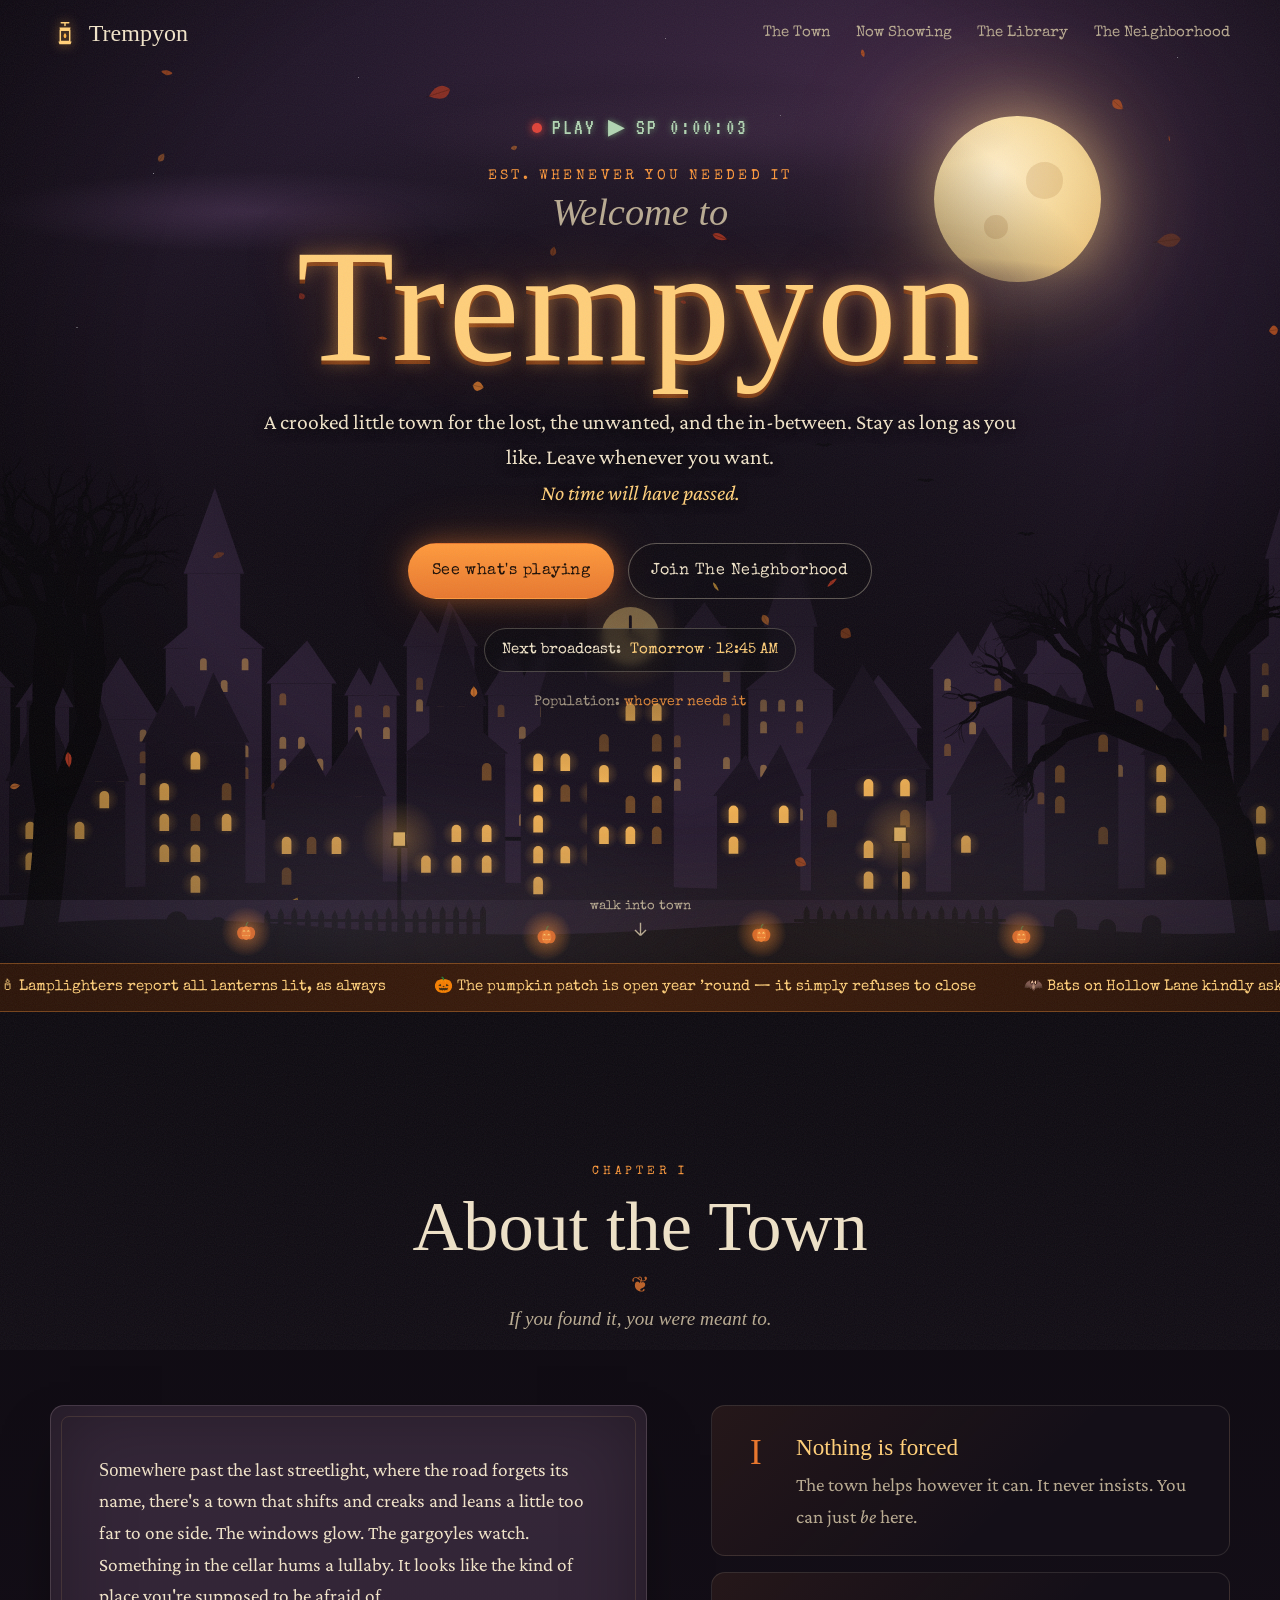
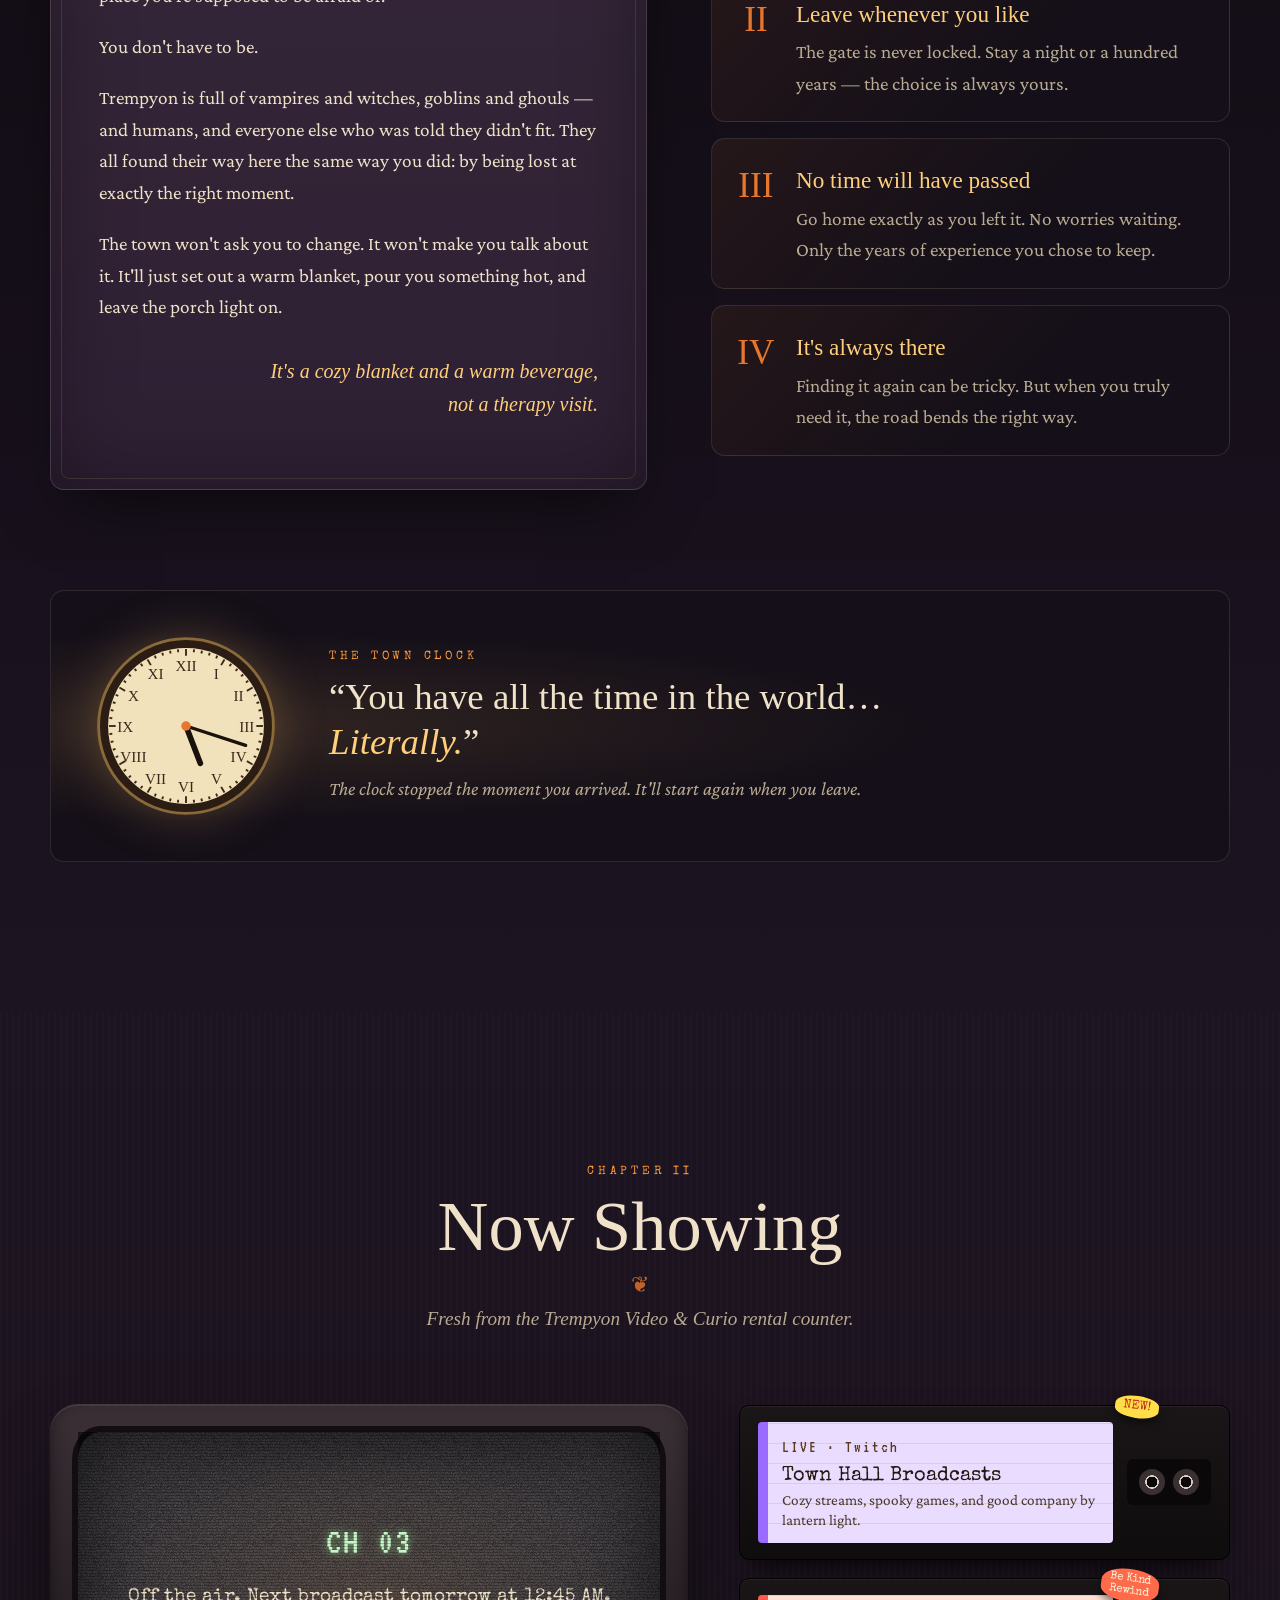
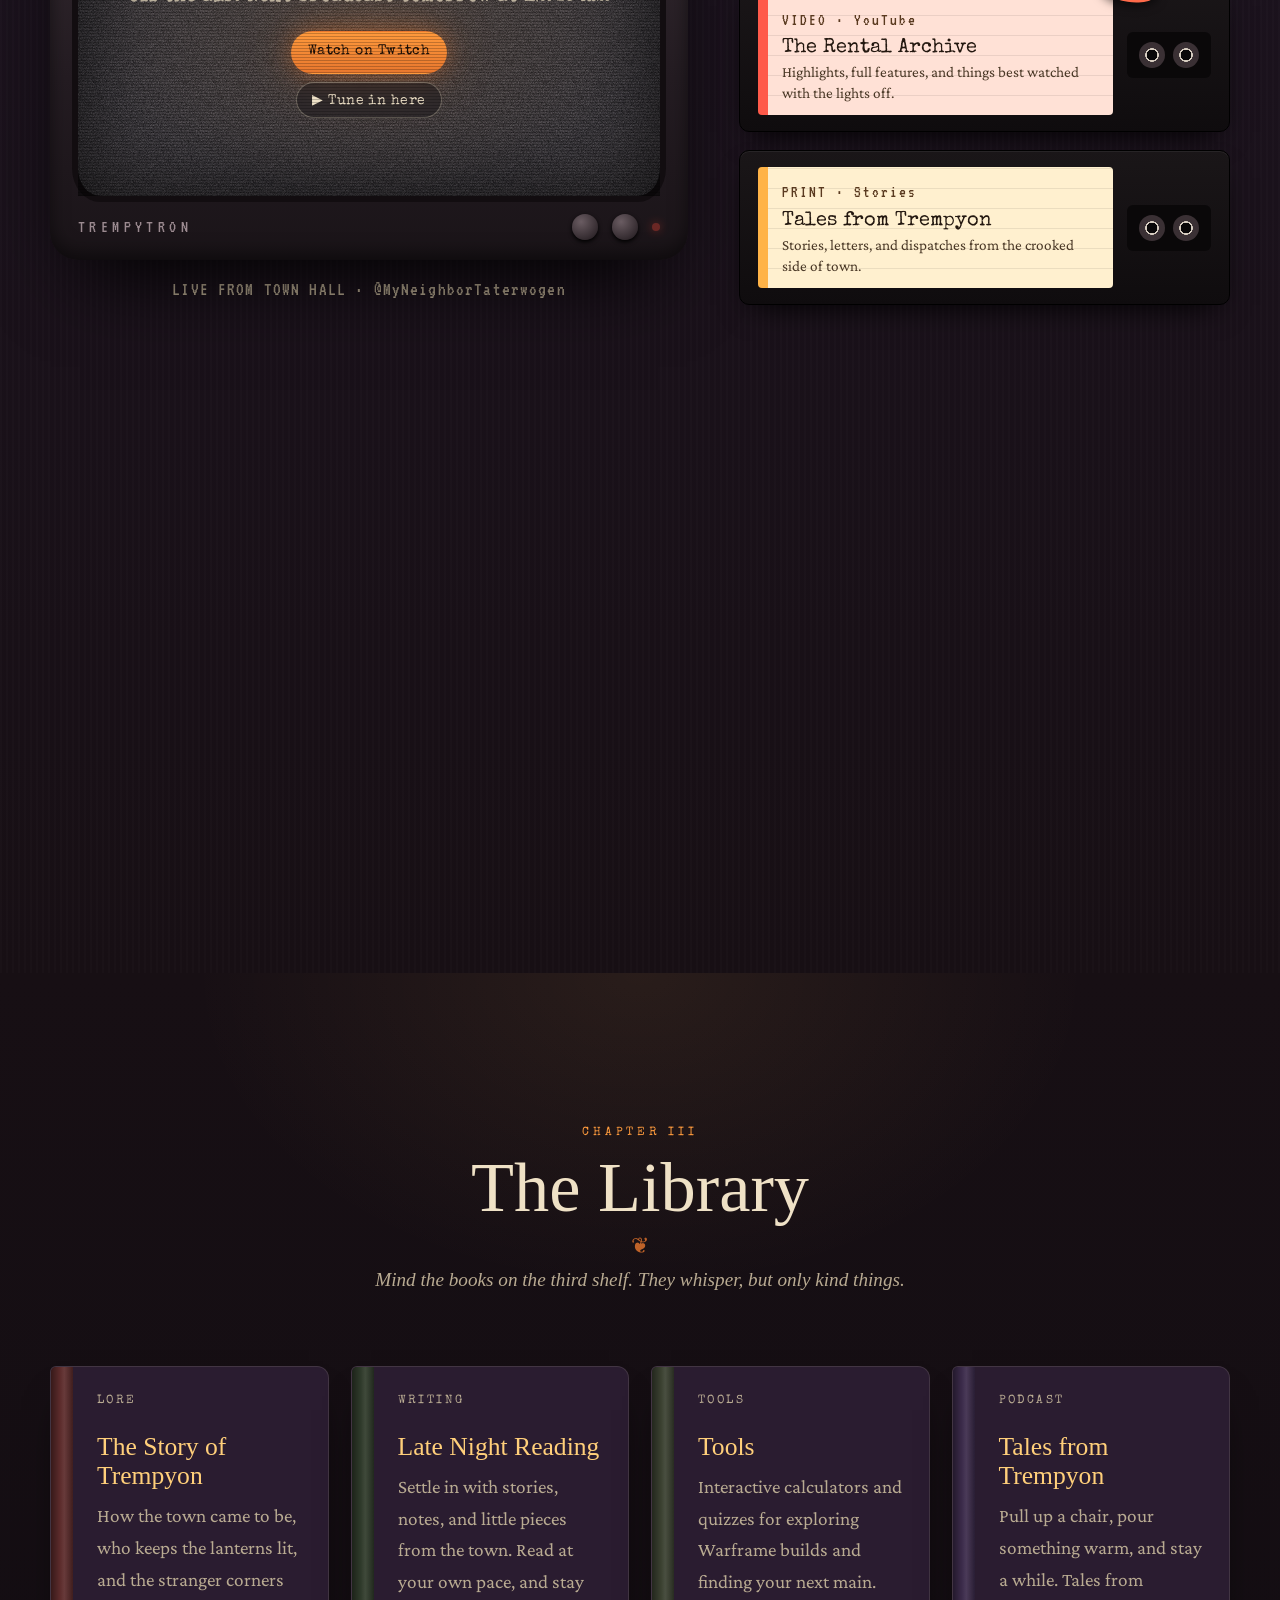
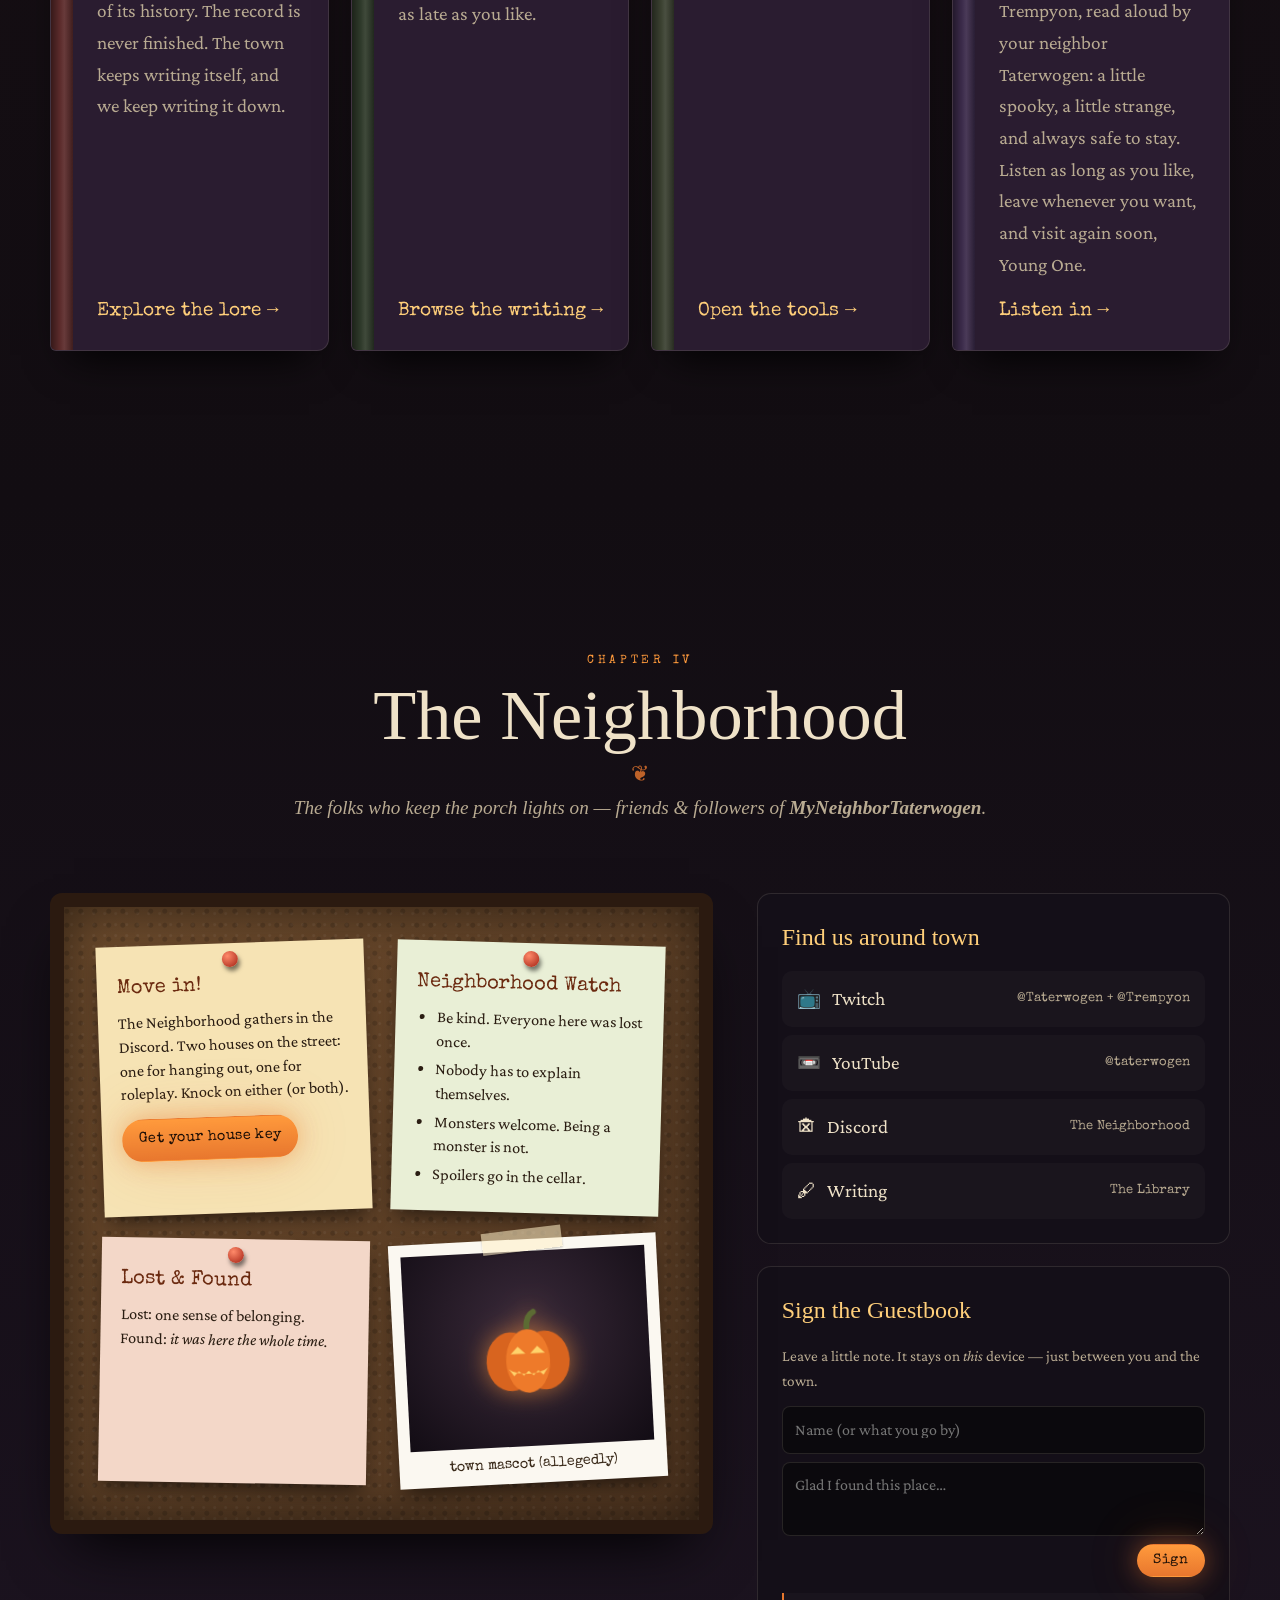
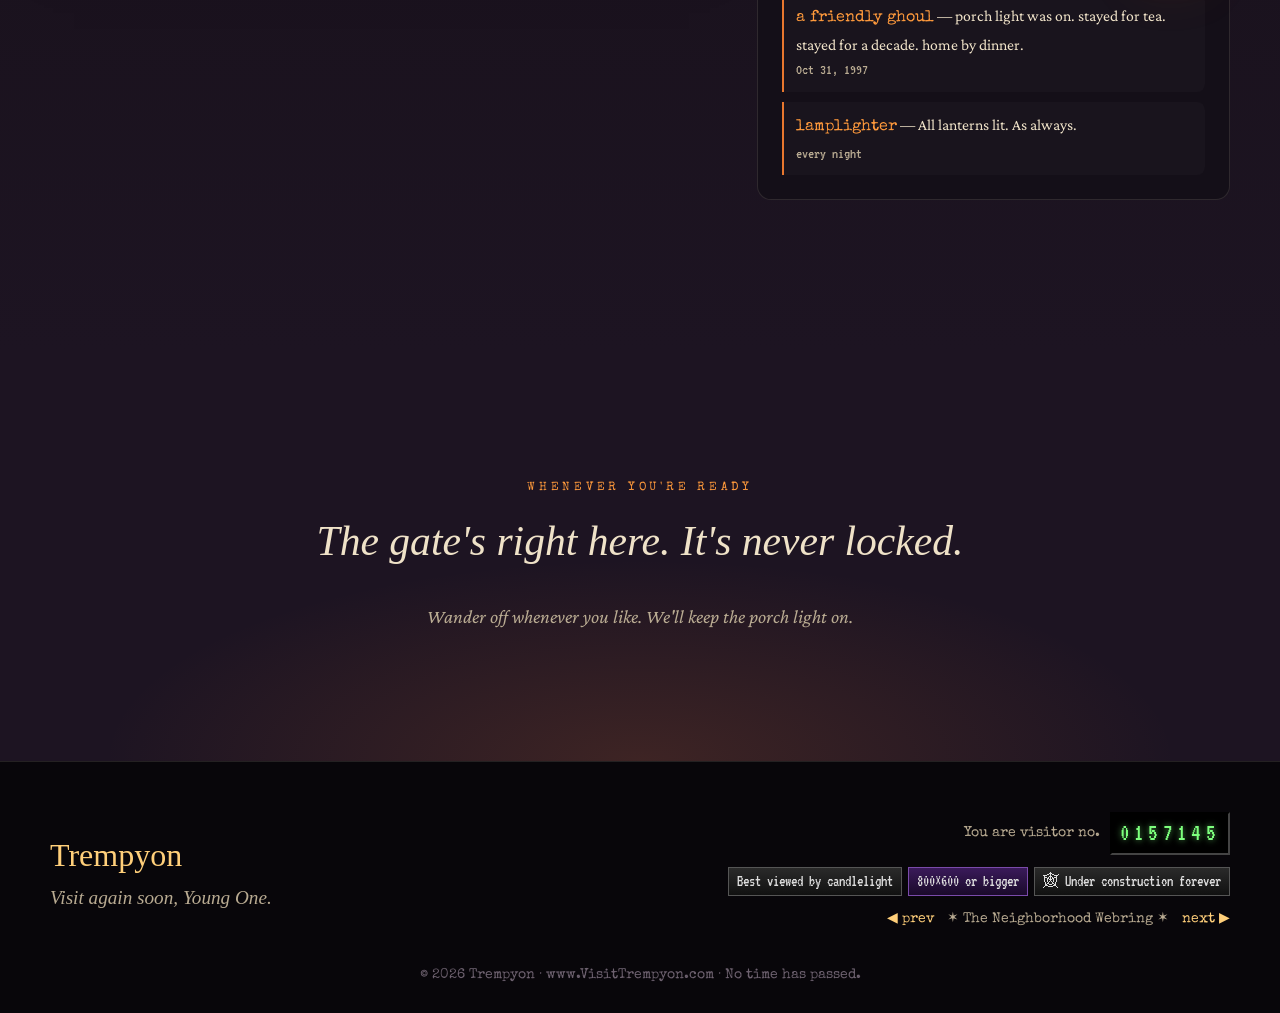
<file: index.html>
<!doctype html>
<html lang="en">
<head>
  <meta charset="utf-8">
  <meta name="viewport" content="width=device-width, initial-scale=1">
  <title>Welcome to Trempyon!</title>
  <meta name="description" content="Trempyon — a cozy, crooked little town for the lost and unwanted. Streams, videos, stories, and The Neighborhood, home of MyNeighborTaterwogen's community.">
  <meta name="theme-color" content="#0d0a10">
  <link rel="canonical" href="https://www.visittrempyon.com/">

  <meta property="og:type" content="website">
  <meta property="og:url" content="https://www.visittrempyon.com/">
  <meta property="og:title" content="Trempyon · Visit Again Soon, Young One">
  <meta property="og:description" content="A town for the lost and the unwanted. Stay as long as you like. Leave whenever you want. No time will have passed.">
  <meta name="twitter:card" content="summary_large_image">

  <link rel="icon" href="assets/favicon.svg" type="image/svg+xml">

  <link rel="preconnect" href="https://fonts.googleapis.com">
  <link rel="preconnect" href="https://fonts.gstatic.com" crossorigin>
  <link href="https://fonts.googleapis.com/css2?family=Crimson+Pro:ital,wght@0,400;0,500;0,600;1,400&family=IM+Fell+English:ital@0;1&family=IM+Fell+English+SC&family=Special+Elite&family=VT323&display=swap" rel="stylesheet">
  <link rel="stylesheet" href="css/styles.css?v=12">
</head>
<body>
  <a class="skip" href="#main">Skip to the town square</a>

  <!-- Ambient layers -->
  <canvas id="leaves" aria-hidden="true"></canvas>
  <div class="grain" aria-hidden="true"></div>
  <div class="vignette" aria-hidden="true"></div>

  <!-- ============ NAV ============ -->
  <header class="nav" id="top">
    <a class="nav__brand" href="#top" aria-label="Trempyon home">
      <svg class="nav__mark" viewBox="0 0 32 32" aria-hidden="true"><use href="#lantern"/></svg>
      <span>Trempyon</span>
    </a>
    <a class="live-pill" id="live-pill" data-link="twitch" data-twitch href="#" target="_blank" rel="noopener" hidden><span class="live-pill__dot"></span>LIVE</a>
    <button class="nav__toggle" aria-expanded="false" aria-controls="nav-links">
      <span class="sr">Menu</span><span></span><span></span><span></span>
    </button>
    <nav id="nav-links" class="nav__links" aria-label="Main">
      <a href="#town">The Town</a>
      <a href="#showing">Now Showing</a>
      <a href="library/index.html#lore">The Library</a>
      <a href="#neighborhood">The Neighborhood</a>
    </nav>
  </header>

  <main id="main">

    <!-- ============ HERO ============ -->
    <section class="hero" aria-labelledby="hero-title">
      <div class="sky" aria-hidden="true">
        <div class="stars"></div>
        <div class="moon"><div class="moon__glow"></div></div>
        <div class="clouds"></div>
      </div>

      <svg id="skyline" class="skyline" viewBox="0 0 1440 640" preserveAspectRatio="xMidYMax slice" aria-hidden="true"></svg>
      <div class="fog fog--1" aria-hidden="true"></div>
      <div class="fog fog--2" aria-hidden="true"></div>

      <div class="hero__content">
        <p class="osd" aria-hidden="true"><span class="osd__dot"></span>PLAY ▶ <span id="osd-clock">SP 0:00:00</span></p>
        <p class="hero__kicker">Est. Whenever You Needed It</p>
        <h1 id="hero-title" class="hero__title">
          <span class="hero__welcome">Welcome to</span>
          <span class="hero__name warp" data-text="Trempyon">Trempyon</span>
        </h1>
        <p class="hero__lede">A crooked little town for the lost, the unwanted, and the in‑between.
          Stay as long as you like. Leave whenever you want.<br><em>No time will have passed.</em></p>
        <div class="hero__cta">
          <a class="btn btn--ember" href="#showing">See what's playing</a>
          <a class="btn btn--ghost" data-link="discord" data-doors href="#neighborhood" target="_blank" rel="noopener">Join The Neighborhood</a>
        </div>
        <a class="status-chip" id="hero-status" data-twitch href="#showing" hidden></a>
        <p class="hero__pop">Population: <span id="population">whoever needs it</span></p>
      </div>

      <a class="scroll-cue" href="#town" aria-label="Walk into town">
        <span>walk into town</span>
        <svg viewBox="0 0 24 24" aria-hidden="true"><path d="M12 4v14m0 0-6-6m6 6 6-6" fill="none" stroke="currentColor" stroke-width="1.5"/></svg>
      </a>
    </section>

    <!-- ============ TICKER ============ -->
    <div class="ticker" aria-label="Town announcements">
      <div class="ticker__track">
        <span>🕯 Lamplighters report all lanterns lit, as always</span>
        <span>🎃 The pumpkin patch is open year ’round — it simply refuses to close</span>
        <span>🦇 Bats on Hollow Lane kindly ask you to stop waving back, it makes them shy</span>
        <span>☕ Cider is warm at the Crooked Kettle. It is always warm.</span>
        <span>🕰 Town clock still says the same time. Nobody minds.</span>
        <span>📼 Be kind, rewind</span>
        <span>🕯 Lamplighters report all lanterns lit, as always</span>
        <span>🎃 The pumpkin patch is open year ’round — it simply refuses to close</span>
        <span>🦇 Bats on Hollow Lane kindly ask you to stop waving back, it makes them shy</span>
        <span>☕ Cider is warm at the Crooked Kettle. It is always warm.</span>
        <span>🕰 Town clock still says the same time. Nobody minds.</span>
        <span>📼 Be kind, rewind</span>
      </div>
    </div>

    <!-- ============ THE TOWN ============ -->
    <section id="town" class="section town">
      <div class="wrap">
        <header class="section__head reveal">
          <p class="eyebrow">Chapter I</p>
          <h2>About the Town</h2>
          <p class="section__sub">If you found it, you were meant to.</p>
        </header>

        <div class="town__grid">
          <article class="letter reveal">
            <p class="letter__drop">Somewhere</p>
            <p>past the last streetlight, where the road forgets its name, there's a town that shifts and creaks and
              leans a little too far to one side. The windows glow. The gargoyles watch. Something in the cellar hums a
              lullaby. It looks like the kind of place you're supposed to be afraid of.</p>
            <p>You don't have to be.</p>
            <p>Trempyon is full of vampires and witches, goblins and ghouls — and humans, and everyone else who
              was told they didn't fit. They all found their way here the same way you did: by being lost
              at exactly the right moment.</p>
            <p>The town won't ask you to change. It won't make you talk about it. It'll just set out a warm blanket,
              pour you something hot, and leave the porch light on.</p>
            <p class="letter__sign">It's a cozy blanket and a warm beverage,<br>not a therapy visit.</p>
          </article>

          <ol class="signs" aria-label="The town's promises">
            <li class="sign reveal">
              <span class="sign__num">I</span>
              <h3>Nothing is forced</h3>
              <p>The town helps however it can. It never insists. You can just <em>be</em> here.</p>
            </li>
            <li class="sign reveal">
              <span class="sign__num">II</span>
              <h3>Leave whenever you like</h3>
              <p>The gate is never locked. Stay a night or a hundred years — the choice is always yours.</p>
            </li>
            <li class="sign reveal">
              <span class="sign__num">III</span>
              <h3>No time will have passed</h3>
              <p>Go home exactly as you left it. No worries waiting. Only the years of experience you chose to keep.</p>
            </li>
            <li class="sign reveal">
              <span class="sign__num">IV</span>
              <h3>It's always there</h3>
              <p>Finding it again can be tricky. But when you truly need it, the road bends the right way.</p>
            </li>
          </ol>
        </div>

        <div class="clocktower reveal">
          <svg class="clock" viewBox="0 0 200 200" aria-hidden="true">
            <circle cx="100" cy="100" r="92" class="clock__rim"/>
            <circle cx="100" cy="100" r="82" class="clock__face"/>
            <g class="clock__ticks"></g>
            <line id="clock-h" x1="100" y1="100" x2="100" y2="58" class="clock__hand clock__hand--h"/>
            <line id="clock-m" x1="100" y1="100" x2="100" y2="34" class="clock__hand clock__hand--m"/>
            <circle cx="100" cy="100" r="5" class="clock__pin"/>
          </svg>
          <div>
            <p class="eyebrow">The Town Clock</p>
            <p class="clocktower__quote">“You have all the time in the world…<br><em>Literally.</em>”</p>
            <p class="clocktower__note">The clock stopped the moment you arrived. It'll start again when you leave.</p>
          </div>
        </div>
      </div>
    </section>

    <!-- ============ NOW SHOWING ============ -->
    <section id="showing" class="section showing">
      <div class="wrap">
        <header class="section__head reveal">
          <p class="eyebrow">Chapter II</p>
          <h2>Now Showing</h2>
          <p class="section__sub">Fresh from the Trempyon Video &amp; Curio rental counter.</p>
        </header>

        <div class="showing__grid">
          <!-- CRT TV with Twitch embed -->
          <figure class="crt reveal">
            <div class="crt__body">
              <div class="crt__screen">
                <div id="twitch-slot" class="crt__embed"></div>
                <div class="crt__static" id="crt-static">
                  <p class="vt" id="crt-ch">CH 03</p>
                  <p class="crt__msg" id="crt-msg">Tuning in to the town broadcast…</p>
                  <a class="btn btn--ember btn--sm" data-link="twitch" data-twitch href="#" target="_blank" rel="noopener">Watch on Twitch</a>
                </div>
                <div class="crt__scan" aria-hidden="true"></div>
              </div>
              <div class="crt__panel" aria-hidden="true">
                <span class="crt__brand">TREMPYTRON</span>
                <span class="crt__knob"></span><span class="crt__knob"></span>
                <span class="crt__led"></span>
              </div>
            </div>
            <figcaption class="vt">LIVE FROM TOWN HALL · <span data-handle>@MyNeighborTaterwogen</span></figcaption>
          </figure>

          <!-- VHS shelf -->
          <div class="shelf">
            <a class="tape tape--twitch reveal" data-link="twitch" data-twitch href="#" target="_blank" rel="noopener">
              <span class="tape__label">
                <span class="tape__cat">LIVE · Twitch</span>
                <strong>Town Hall Broadcasts</strong>
                <span>Cozy streams, spooky games, and good company by lantern light.</span>
              </span>
              <span class="tape__reels" aria-hidden="true"><i></i><i></i></span>
              <span class="tape__sticker">NEW!</span>
            </a>
            <a class="tape tape--yt reveal" data-link="youtube" href="#" target="_blank" rel="noopener">
              <span class="tape__label">
                <span class="tape__cat">VIDEO · YouTube</span>
                <strong>The Rental Archive</strong>
                <span>Highlights, full features, and things best watched with the lights off.</span>
              </span>
              <span class="tape__reels" aria-hidden="true"><i></i><i></i></span>
              <span class="tape__sticker tape__sticker--late">Be Kind<br>Rewind</span>
            </a>
            <a class="tape tape--write reveal" href="#library">
              <span class="tape__label">
                <span class="tape__cat">PRINT · Stories</span>
                <strong>Tales from Trempyon</strong>
                <span>Stories, letters, and dispatches from the crooked side of town.</span>
              </span>
              <span class="tape__reels" aria-hidden="true"><i></i><i></i></span>
            </a>
          </div>
        </div>

        <div class="schedule reveal">
          <h3 class="schedule__title"><span class="vt">TV GUIDE</span> This Week at Town Hall</h3>
          <p class="notice" id="notice" hidden></p>
          <ul class="schedule__list" id="schedule"></ul>
          <p class="schedule__note">Times shown in <span id="tz">your local time</span>. Doors open <span id="preshow-min">15</span> minutes early for the pre-show. Schedule's a bit like the town — it shifts sometimes.</p>
        </div>
      </div>
    </section>

    <!-- ============ LIBRARY ============ -->
    <section id="library" class="section library">
      <div class="wrap">
        <header class="section__head reveal">
          <p class="eyebrow">Chapter III</p>
          <h2>The Library</h2>
          <p class="section__sub">Mind the books on the third shelf. They whisper, but only kind things.</p>
        </header>

        <div class="books">
          <article class="book reveal">
            <div class="book__spine" style="--spine:#5b2a2a"></div>
            <div class="book__body">
              <p class="book__kind">Lore</p>
              <h3>The Story of Trempyon</h3>
              <p>How the town came to be, who keeps the lanterns lit, and the stranger corners of its history. The record is never finished. The town keeps writing itself, and we keep writing it down.</p>
              <a class="book__link" href="library/index.html#lore">Explore the lore →</a>
            </div>
          </article>
          <article class="book reveal">
            <div class="book__spine" style="--spine:#2f3a2a"></div>
            <div class="book__body">
              <p class="book__kind">Writing</p>
              <h3>Late Night Reading</h3>
              <p>Settle in with stories, notes, and little pieces from the town. Read at your own pace, and stay as late as you like.</p>
              <a class="book__link" href="library/index.html#writing">Browse the writing →</a>
            </div>
          </article>
          <article class="book reveal">
            <div class="book__spine" style="--spine:#3a4030"></div>
            <div class="book__body">
              <p class="book__kind">Tools</p>
              <h3>Tools</h3>
              <p>Interactive calculators and quizzes for exploring Warframe builds and finding your next main.</p>
              <a class="book__link" href="library/index.html#tools">Open the tools →</a>
            </div>
          </article>
          <article class="book reveal">
            <div class="book__spine" style="--spine:#3b2a4a"></div>
            <div class="book__body">
              <p class="book__kind">Podcast</p>
              <h3>Tales from Trempyon</h3>
              <p>Pull up a chair, pour something warm, and stay a while. Tales from Trempyon, read aloud by your neighbor Taterwogen: a little spooky, a little strange, and always safe to stay. Listen as long as you like, leave whenever you want, and visit again soon, Young One.</p>
              <a class="book__link" href="#" data-link="podcast" target="_blank" rel="noopener">Listen in →</a>
            </div>
          </article>
        </div>
      </div>
    </section>

    <!-- ============ NEIGHBORHOOD ============ -->
    <section id="neighborhood" class="section hood">
      <div class="wrap">
        <header class="section__head reveal">
          <p class="eyebrow">Chapter IV</p>
          <h2>The Neighborhood</h2>
          <p class="section__sub">The folks who keep the porch lights on — friends &amp; followers of <strong>MyNeighborTaterwogen</strong>.</p>
        </header>

        <div class="hood__grid">
          <div class="corkboard reveal" aria-label="Community notice board">
            <div class="note note--a">
              <span class="pin" aria-hidden="true"></span>
              <h3>Move in!</h3>
              <p>The Neighborhood gathers in the Discord. Two houses on the street: one for hanging out, one for roleplay. Knock on either (or both).</p>
              <a class="btn btn--ember btn--sm" data-link="discord" data-doors href="#" target="_blank" rel="noopener">Get your house key</a>
            </div>
            <div class="note note--b">
              <span class="pin" aria-hidden="true"></span>
              <h3>Neighborhood Watch</h3>
              <ul>
                <li>Be kind. Everyone here was lost once.</li>
                <li>Nobody has to explain themselves.</li>
                <li>Monsters welcome. Being a monster is not.</li>
                <li>Spoilers go in the cellar.</li>
              </ul>
            </div>
            <div class="note note--c">
              <span class="pin" aria-hidden="true"></span>
              <h3>Lost &amp; Found</h3>
              <p>Lost: one sense of belonging.<br>Found: <em>it was here the whole time.</em></p>
            </div>
            <div class="note note--d polaroid">
              <span class="tape-strip" aria-hidden="true"></span>
              <div class="polaroid__img" aria-hidden="true">
                <svg viewBox="0 0 100 80"><use href="#pumpkin" x="30" y="22" width="40" height="40"/></svg>
              </div>
              <p class="polaroid__cap">town mascot (allegedly)</p>
            </div>
          </div>

          <aside class="hood__side">
            <div class="panel reveal">
              <h3>Find us around town</h3>
              <ul class="links">
                <li><a data-link="twitch" data-twitch href="#" target="_blank" rel="noopener"><span class="links__ico">📺</span>Twitch<span class="links__h">@Taterwogen + @Trempyon</span></a></li>
                <li><a data-link="youtube" href="#" target="_blank" rel="noopener"><span class="links__ico">📼</span>YouTube<span class="links__h" data-yt-handle>@taterwogen</span></a></li>
                <li><a data-link="discord" data-doors href="#" target="_blank" rel="noopener"><span class="links__ico">🏚</span>Discord<span class="links__h">The Neighborhood</span></a></li>
                <li><a href="library/index.html"><span class="links__ico">🖋</span>Writing<span class="links__h">The Library</span></a></li>
              </ul>
            </div>

            <div class="panel guestbook reveal">
              <h3>Sign the Guestbook</h3>
              <p class="guestbook__hint">Leave a little note. It stays on <em>this</em> device — just between you and the town.</p>
              <form id="guestbook-form" autocomplete="off">
                <label class="sr" for="gb-name">Your name</label>
                <input id="gb-name" maxlength="32" placeholder="Name (or what you go by)" required>
                <label class="sr" for="gb-msg">Your note</label>
                <textarea id="gb-msg" maxlength="160" rows="2" placeholder="Glad I found this place…" required></textarea>
                <button class="btn btn--ember btn--sm" type="submit">Sign</button>
              </form>
              <ul id="guestbook" class="guestbook__list"></ul>
            </div>
          </aside>
        </div>
      </div>
    </section>

    <!-- ============ FAREWELL ============ -->
    <section class="farewell">
      <div class="wrap">
        <p class="eyebrow reveal">Whenever you're ready</p>
        <p class="farewell__line reveal">The gate's right here. It's never locked.</p>
        <p class="farewell__sub reveal">Wander off whenever you like. We'll keep the porch light on.</p>
      </div>
    </section>
  </main>

  <!-- ============ FOOTER ============ -->
  <footer class="foot">
    <div class="wrap foot__inner">
      <div class="foot__brand">
        <p class="foot__name">Trempyon</p>
        <p class="foot__tag">Visit again soon, Young One.</p>
      </div>
      <div class="foot__retro">
        <p class="counter" aria-label="Visitor counter">
          <span class="counter__label">You are visitor no.</span>
          <span class="counter__digits" id="counter">0000000</span>
        </p>
        <p class="badges">
          <span class="badge">Best viewed by candlelight</span>
          <span class="badge badge--alt">800×600 or bigger</span>
          <span class="badge">🕸 Under construction forever</span>
        </p>
        <nav class="webring" aria-label="Webring">
          <a href="#top">◀ prev</a><span>✶ The Neighborhood Webring ✶</span><a href="#top">next ▶</a>
        </nav>
      </div>
    </div>
    <p class="foot__fine">© <span id="year"></span> Trempyon · www.VisitTrempyon.com · No time has passed.</p>
  </footer>

  <!-- ============ DISCORD PICKER ============ -->
  <dialog class="doors" id="doors" aria-labelledby="doors-title">
    <button class="doors__close" type="button" aria-label="Close">×</button>
    <p class="eyebrow">The Neighborhood</p>
    <h2 class="doors__title" id="doors-title">Which door are you knocking on?</h2>
    <p class="doors__sub">Two houses, one street. Join one or both. Nobody's keeping count.</p>
    <div class="doors__grid" id="doors-grid"></div>
  </dialog>

  <!-- ============ TWITCH PICKER ============ -->
  <dialog class="doors" id="twitch-picker" aria-labelledby="twitch-picker-title">
    <button class="doors__close" type="button" aria-label="Close">×</button>
    <p class="eyebrow">On the Air</p>
    <h2 class="doors__title" id="twitch-picker-title">Which channel are you tuning into?</h2>
    <p class="doors__sub">Two channels, one neighborhood. Pick a stream to watch.</p>
    <div class="doors__grid" id="twitch-picker-grid"></div>
  </dialog>

  <!-- ============ LEAVE OVERLAY ============ -->
  <div class="leave" id="leave" aria-hidden="true" hidden>
    <p class="leave__line">Visit again soon, Young One.</p>
    <p class="leave__sub" id="leave-sub">The lanterns will stay lit.</p>
  </div>

  <!-- ============ SVG SYMBOLS ============ -->
  <svg width="0" height="0" style="position:absolute" aria-hidden="true">
    <symbol id="lantern" viewBox="0 0 32 32">
      <path d="M12 4h8M16 4v3" stroke="currentColor" stroke-width="1.6" fill="none" stroke-linecap="round"/>
      <path d="M10 9h12l-1 3H11z" fill="currentColor"/>
      <path d="M11 12h10v12H11z" fill="none" stroke="currentColor" stroke-width="1.6"/>
      <path d="M16 15c-1.6 2-2 3.4-.8 5 .4.6 1.3.6 1.7 0 1.2-1.6.7-3-.9-5z" fill="#ffb347"/>
      <path d="M9 24h14l-1 3H10z" fill="currentColor"/>
    </symbol>
    <symbol id="pumpkin" viewBox="0 0 40 40">
      <path d="M20 9c0-3 1-5 3-6" stroke="#5c6b33" stroke-width="2.4" fill="none" stroke-linecap="round"/>
      <ellipse cx="13" cy="23" rx="10" ry="12" fill="#d8641f"/>
      <ellipse cx="27" cy="23" rx="10" ry="12" fill="#d8641f"/>
      <ellipse cx="20" cy="23" rx="9" ry="13" fill="#ee7a2a"/>
      <path d="M13 20l3-3 3 3zM21 20l3-3 3 3z" fill="#ffd36b"/>
      <path d="M12 26c3 3 13 3 16 0l-2 3-2-2-2 2-2-2-2 2-2-2-2 2z" fill="#ffd36b"/>
    </symbol>
  </svg>

  <script src="js/config.js?v=11"></script>
  <script src="js/main.js?v=11"></script>
</body>
</html>
</file>
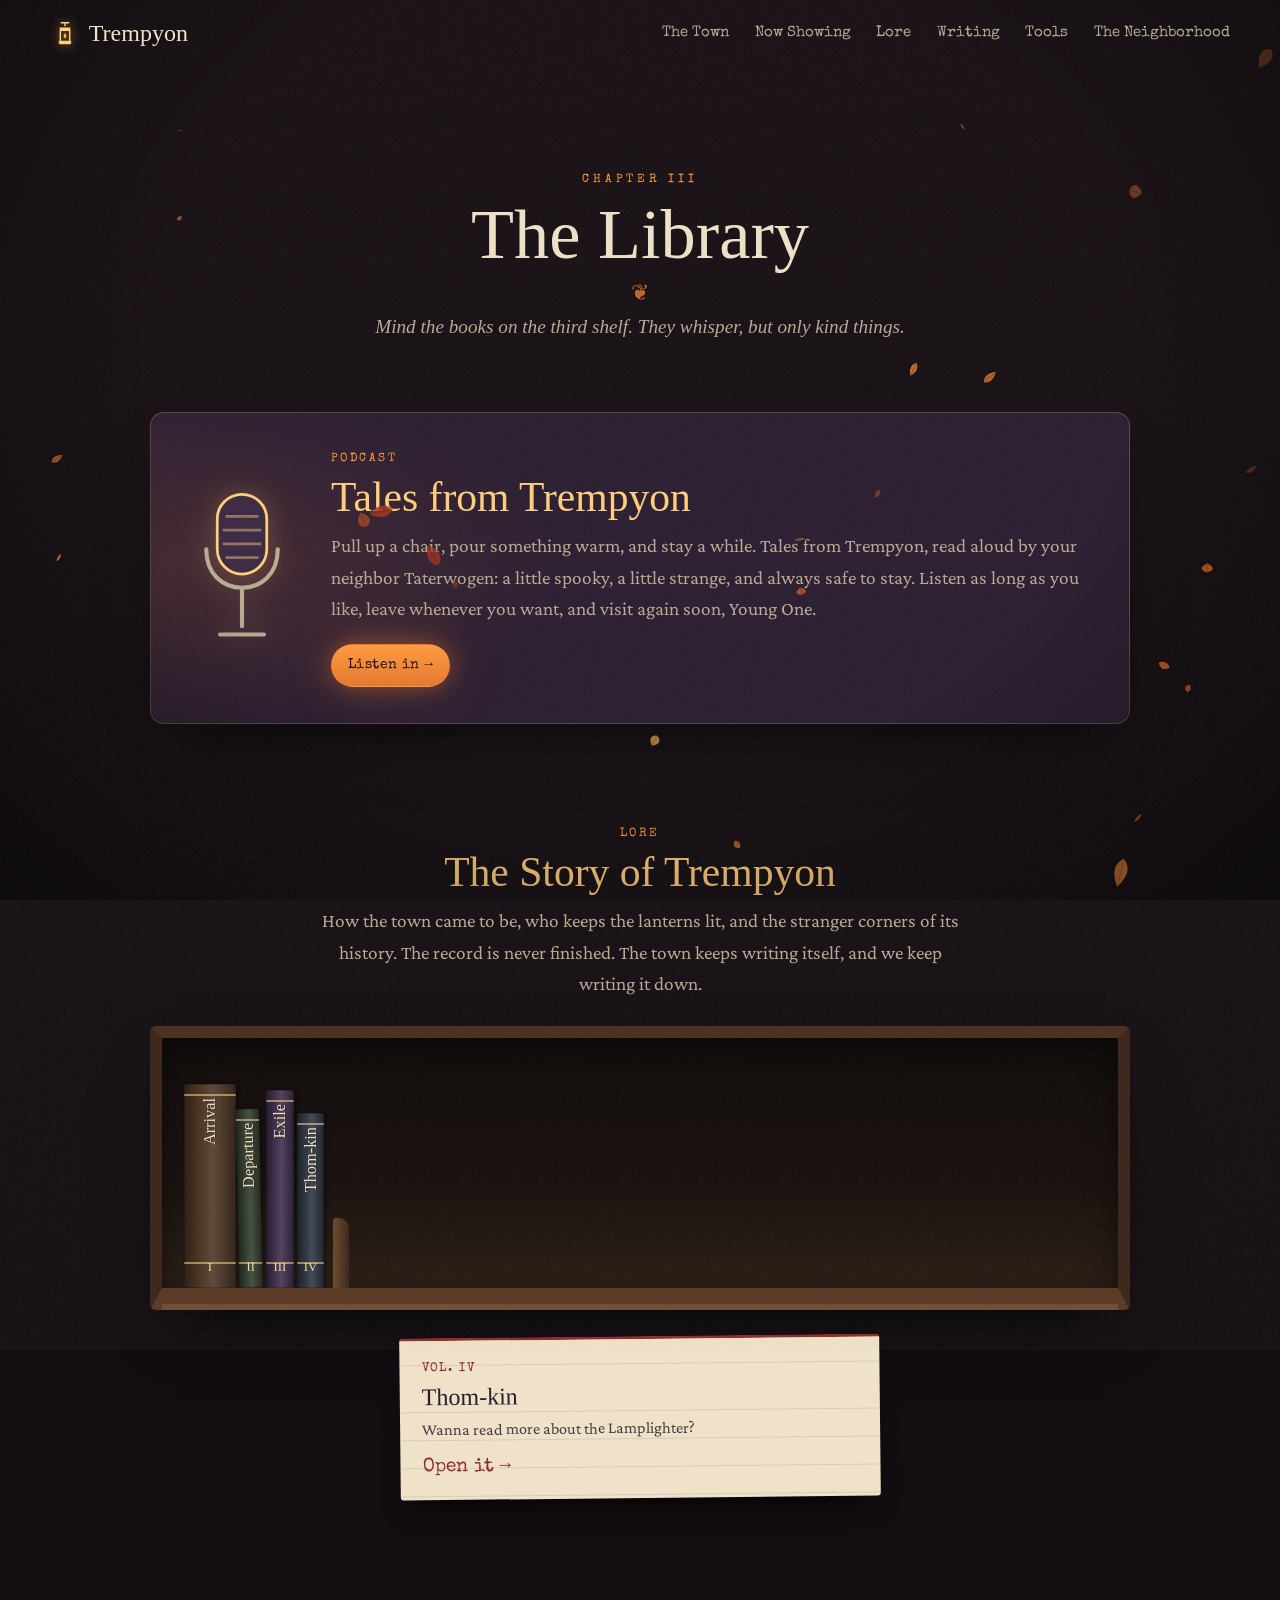
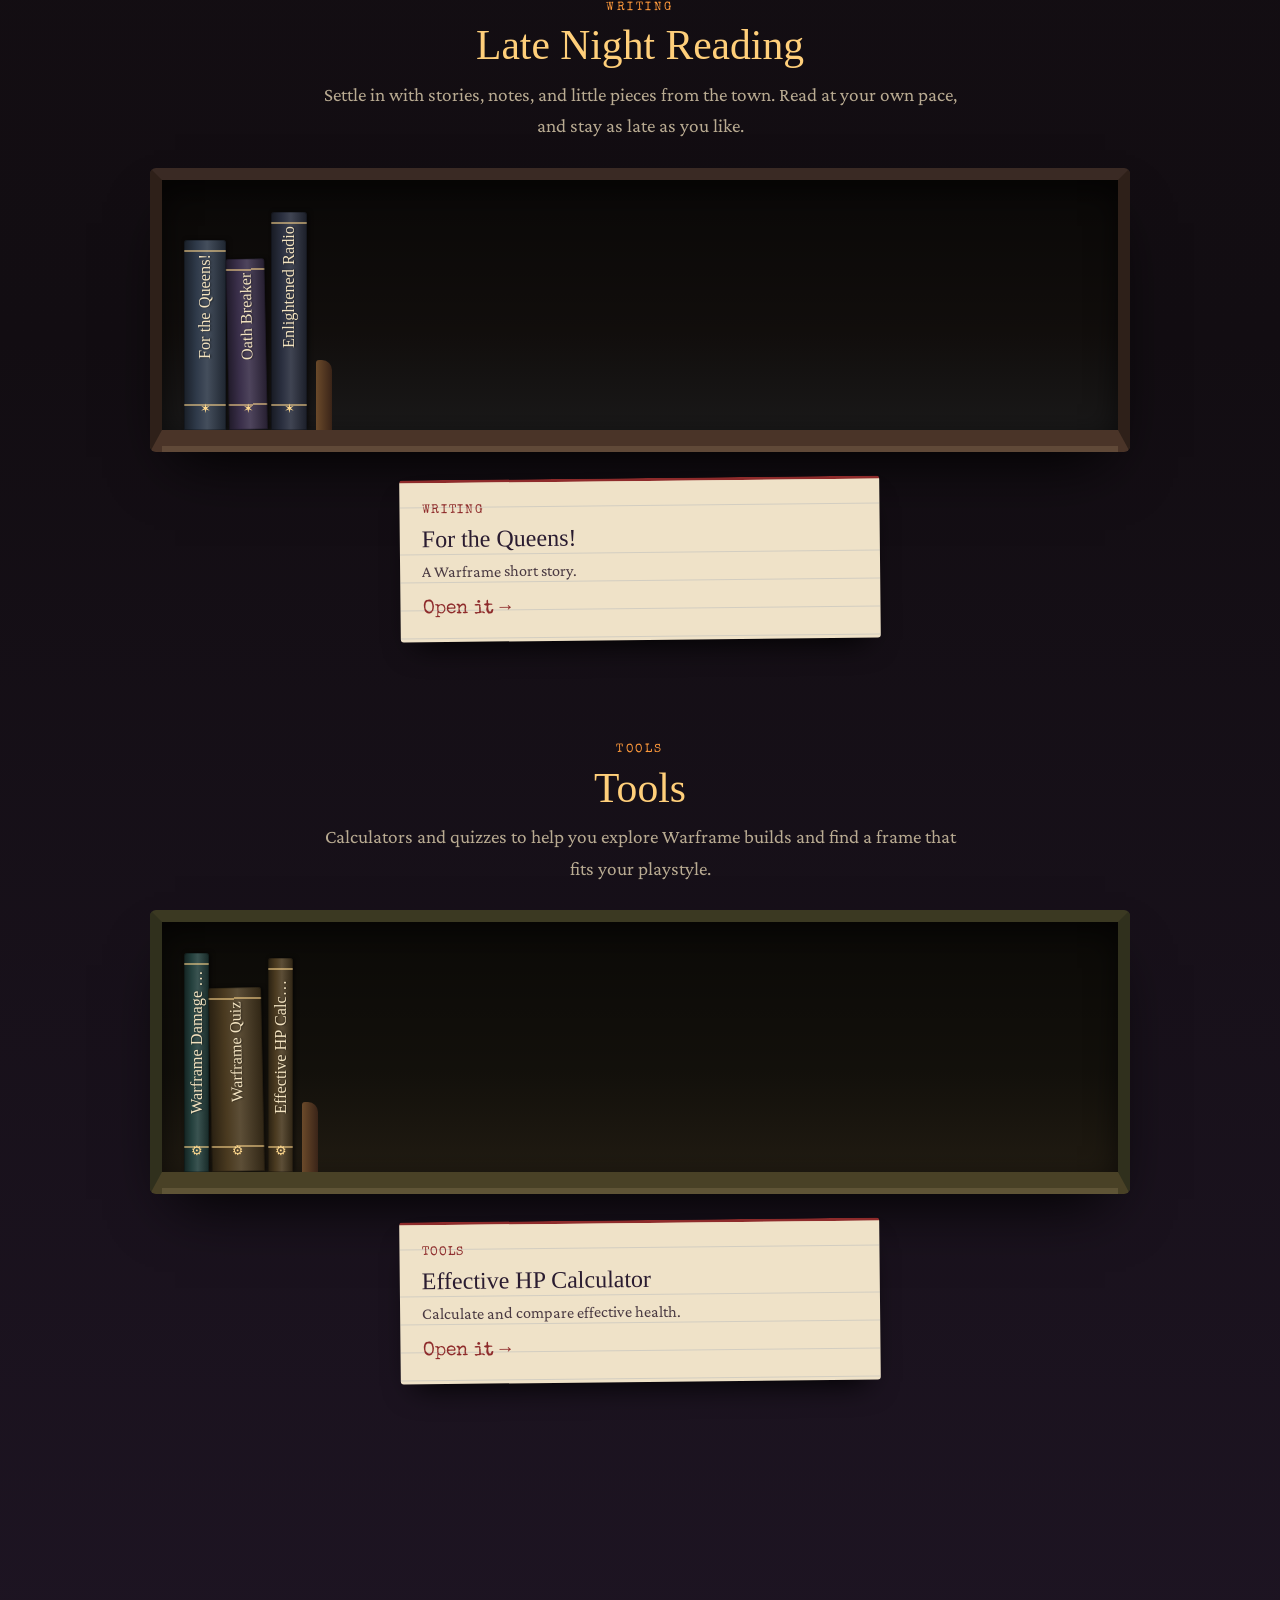
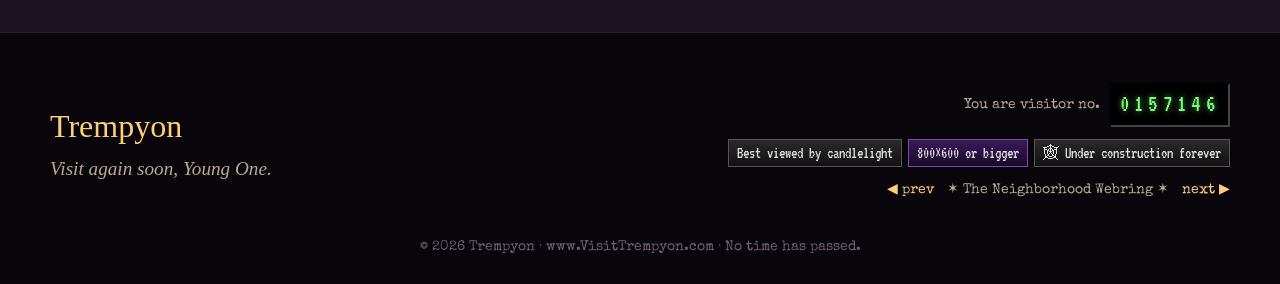
<file: library/index.html>
<!doctype html>
<html lang="en">
<head>
  <meta charset="utf-8">
  <meta name="viewport" content="width=device-width, initial-scale=1">
  <title>The Library · Trempyon</title>
  <meta name="description" content="Browse Trempyon's lore, writing, tools, and Tales from Trempyon podcast.">
  <meta name="theme-color" content="#0d0a10">
  <link rel="canonical" href="https://www.visittrempyon.com/library/">

  <meta property="og:type" content="website">
  <meta property="og:url" content="https://www.visittrempyon.com/library/">
  <meta property="og:title" content="The Library · Trempyon">
  <meta property="og:description" content="Mind the books on the third shelf. They whisper, but only kind things.">

  <link rel="icon" href="../assets/favicon.svg" type="image/svg+xml">

  <link rel="preconnect" href="https://fonts.googleapis.com">
  <link rel="preconnect" href="https://fonts.gstatic.com" crossorigin>
  <link href="https://fonts.googleapis.com/css2?family=Crimson+Pro:ital,wght@0,400;0,500;0,600;1,400&family=IM+Fell+English:ital@0;1&family=IM+Fell+English+SC&family=Special+Elite&family=VT323&display=swap" rel="stylesheet">
  <link rel="stylesheet" href="../css/styles.css?v=12">
</head>
<body class="lib-page">
  <a class="skip" href="#main">Skip to the shelves</a>

  <!-- Ambient layers -->
  <canvas id="leaves" aria-hidden="true"></canvas>
  <div class="grain" aria-hidden="true"></div>
  <div class="vignette" aria-hidden="true"></div>

  <!-- ============ NAV ============ -->
  <header class="nav" id="top">
    <a class="nav__brand" href="../index.html" aria-label="Trempyon home">
      <svg class="nav__mark" viewBox="0 0 32 32" aria-hidden="true"><use href="#lantern"/></svg>
      <span>Trempyon</span>
    </a>
    <button class="nav__toggle" aria-expanded="false" aria-controls="nav-links">
      <span class="sr">Menu</span><span></span><span></span><span></span>
    </button>
    <nav id="nav-links" class="nav__links" aria-label="Main">
      <a href="../index.html#town">The Town</a>
      <a href="../index.html#showing">Now Showing</a>
      <a href="../library/index.html#lore">Lore</a>
      <a href="../library/index.html#writing">Writing</a>
      <a href="../library/index.html#tools">Tools</a>
      <a href="../index.html#neighborhood">The Neighborhood</a>
    </nav>
  </header>

  <main id="main">

    <!-- ============ THE SHELVES ============ -->
    <div id="hall">
      <section class="section lib-hall">
        <div class="wrap">
          <header class="section__head reveal">
            <p class="eyebrow">Chapter III</p>
            <h1 class="lib-title">The Library</h1>
            <p class="section__sub">Mind the books on the third shelf. They whisper, but only kind things.</p>
          </header>

          <!-- Tales from Trempyon (podcast) -->
          <section class="podcast reveal" id="podcast" aria-labelledby="podcast-title">
            <svg class="podcast__mic" viewBox="0 0 80 120" aria-hidden="true">
              <rect x="22" y="6" width="36" height="58" rx="18" fill="#3b2843" stroke="#ffcf7a" stroke-width="2"/>
              <path d="M28 22h24M26 32h28M26 42h28M28 52h24" stroke="#ffcf7a" stroke-opacity=".45" stroke-width="2"/>
              <path d="M14 46c0 18 12 28 26 28s26-10 26-28" fill="none" stroke="#b9ab92" stroke-width="3" stroke-linecap="round"/>
              <path d="M40 74v28M24 108h32" stroke="#b9ab92" stroke-width="3" stroke-linecap="round"/>
            </svg>
            <div>
              <p class="book__kind">Podcast</p>
              <h2 id="podcast-title">Tales from Trempyon</h2>
              <p>Pull up a chair, pour something warm, and stay a while. Tales from Trempyon, read aloud by your neighbor Taterwogen: a little spooky, a little strange, and always safe to stay. Listen as long as you like, leave whenever you want, and visit again soon, Young One.</p>
              <a class="btn btn--ember btn--sm" href="#" data-link="podcast" target="_blank" rel="noopener">Listen in →</a>
            </div>
          </section>

          <!-- Lore -->
          <section class="case-wrap reveal" id="lore" aria-labelledby="lore-title">
            <header class="case-head">
              <p class="book__kind">Lore</p>
              <h2 id="lore-title">The Story of Trempyon</h2>
              <p>How the town came to be, who keeps the lanterns lit, and the stranger corners of its history. The record is never finished. The town keeps writing itself, and we keep writing it down.</p>
            </header>
            <div class="case">
              <div class="bookshelf" data-shelf="lore"></div>
            </div>
            <div class="slip" data-slip="lore" aria-live="polite"></div>
          </section>

          <!-- Writing -->
          <section class="case-wrap case-wrap--writing reveal" id="writing" aria-labelledby="writing-title">
            <header class="case-head">
              <p class="book__kind">Writing</p>
              <h2 id="writing-title">Late Night Reading</h2>
              <p>Settle in with stories, notes, and little pieces from the town. Read at your own pace, and stay as late as you like.</p>
            </header>
            <div class="case case--writing">
              <div class="bookshelf" data-shelf="writing"></div>
            </div>
            <div class="slip" data-slip="writing" aria-live="polite"></div>
          </section>

          <!-- Tools -->
          <section class="case-wrap case-wrap--tools reveal" id="tools" aria-labelledby="tools-title">
            <header class="case-head">
              <p class="book__kind">Tools</p>
              <h2 id="tools-title">Tools</h2>
              <p>Calculators and quizzes to help you explore Warframe builds and find a frame that fits your playstyle.</p>
            </header>
            <div class="case case--tools">
              <div class="bookshelf" data-shelf="tools"></div>
            </div>
            <div class="slip" data-slip="tools" aria-live="polite"></div>
          </section>
        </div>
      </section>
    </div>

    <!-- ============ READING A BOOK (/library/?book=…&shelf=…) ============ -->
    <article class="reader" id="reader" hidden>
      <header class="reader__head">
        <p class="reader__from" id="reader-from"></p>
        <h1 class="reader__title" id="reader-title"></h1>
        <p class="reader__date" id="reader-date"></p>
      </header>
      <div class="reader__body" id="reader-body"></div>
      <nav class="reader__nav" id="reader-nav" aria-label="More from this shelf"></nav>
    </article>
  </main>

  <!-- ============ FOOTER ============ -->
  <footer class="foot">
    <div class="wrap foot__inner">
      <div class="foot__brand">
        <p class="foot__name">Trempyon</p>
        <p class="foot__tag">Visit again soon, Young One.</p>
      </div>
      <div class="foot__retro">
        <p class="counter" aria-label="Visitor counter">
          <span class="counter__label">You are visitor no.</span>
          <span class="counter__digits" id="counter">0000000</span>
        </p>
        <p class="badges">
          <span class="badge">Best viewed by candlelight</span>
          <span class="badge badge--alt">800×600 or bigger</span>
          <span class="badge">🕸 Under construction forever</span>
        </p>
        <nav class="webring" aria-label="Webring">
          <a href="../index.html">◀ prev</a><span>✶ The Neighborhood Webring ✶</span><a href="../index.html">next ▶</a>
        </nav>
      </div>
    </div>
    <p class="foot__fine">© <span id="year"></span> Trempyon · www.VisitTrempyon.com · No time has passed.</p>
  </footer>

  <!-- ============ LEAVE OVERLAY ============ -->
  <div class="leave" id="leave" aria-hidden="true" hidden>
    <p class="leave__line">Visit again soon, Young One.</p>
    <p class="leave__sub" id="leave-sub">The lanterns will stay lit.</p>
  </div>

  <!-- ============ SVG SYMBOLS ============ -->
  <svg width="0" height="0" style="position:absolute" aria-hidden="true">
    <symbol id="lantern" viewBox="0 0 32 32">
      <path d="M12 4h8M16 4v3" stroke="currentColor" stroke-width="1.6" fill="none" stroke-linecap="round"/>
      <path d="M10 9h12l-1 3H11z" fill="currentColor"/>
      <path d="M11 12h10v12H11z" fill="none" stroke="currentColor" stroke-width="1.6"/>
      <path d="M16 15c-1.6 2-2 3.4-.8 5 .4.6 1.3.6 1.7 0 1.2-1.6.7-3-.9-5z" fill="#ffb347"/>
      <path d="M9 24h14l-1 3H10z" fill="currentColor"/>
    </symbol>
  </svg>

  <script src="../js/config.js?v=11"></script>
  <script src="../posts/catalog.js?v=1"></script>
  <script src="../js/library.js?v=2"></script>
  <script src="../js/main.js?v=11"></script>
</body>
</html>
</file>
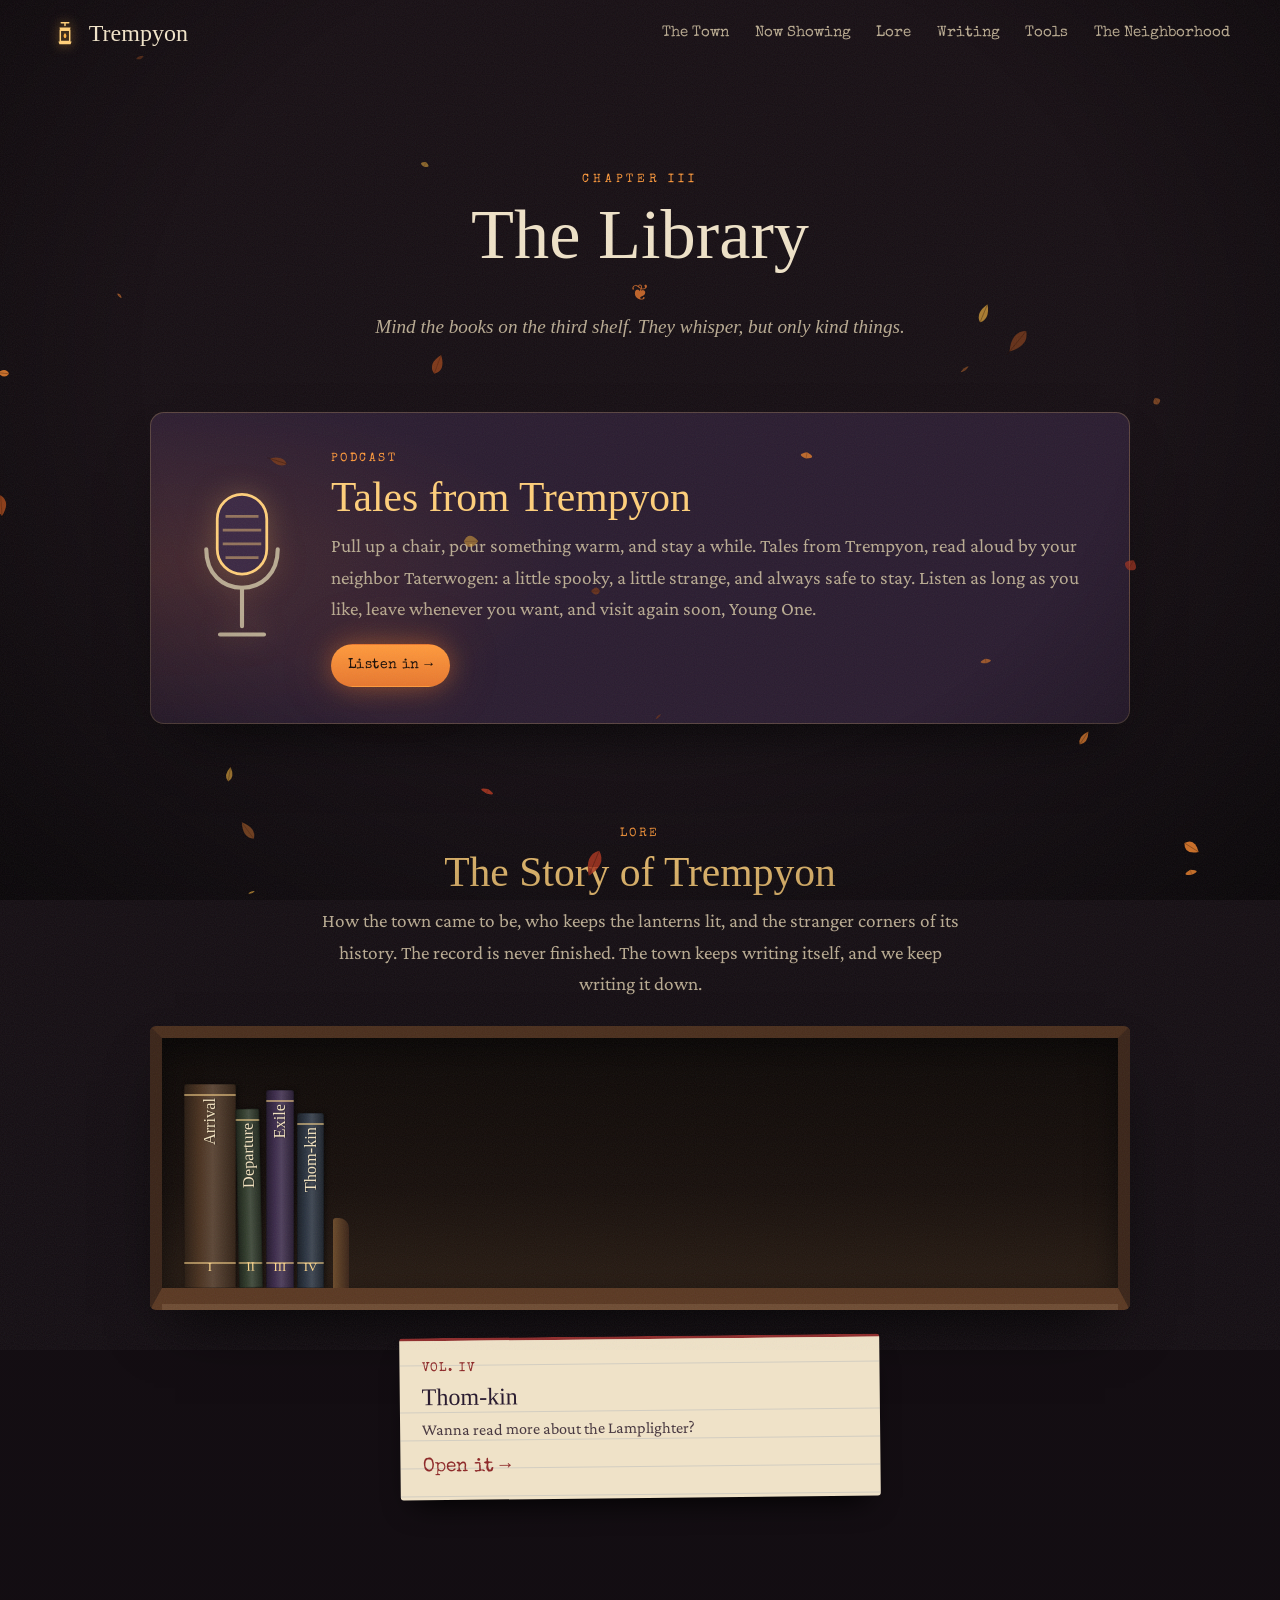
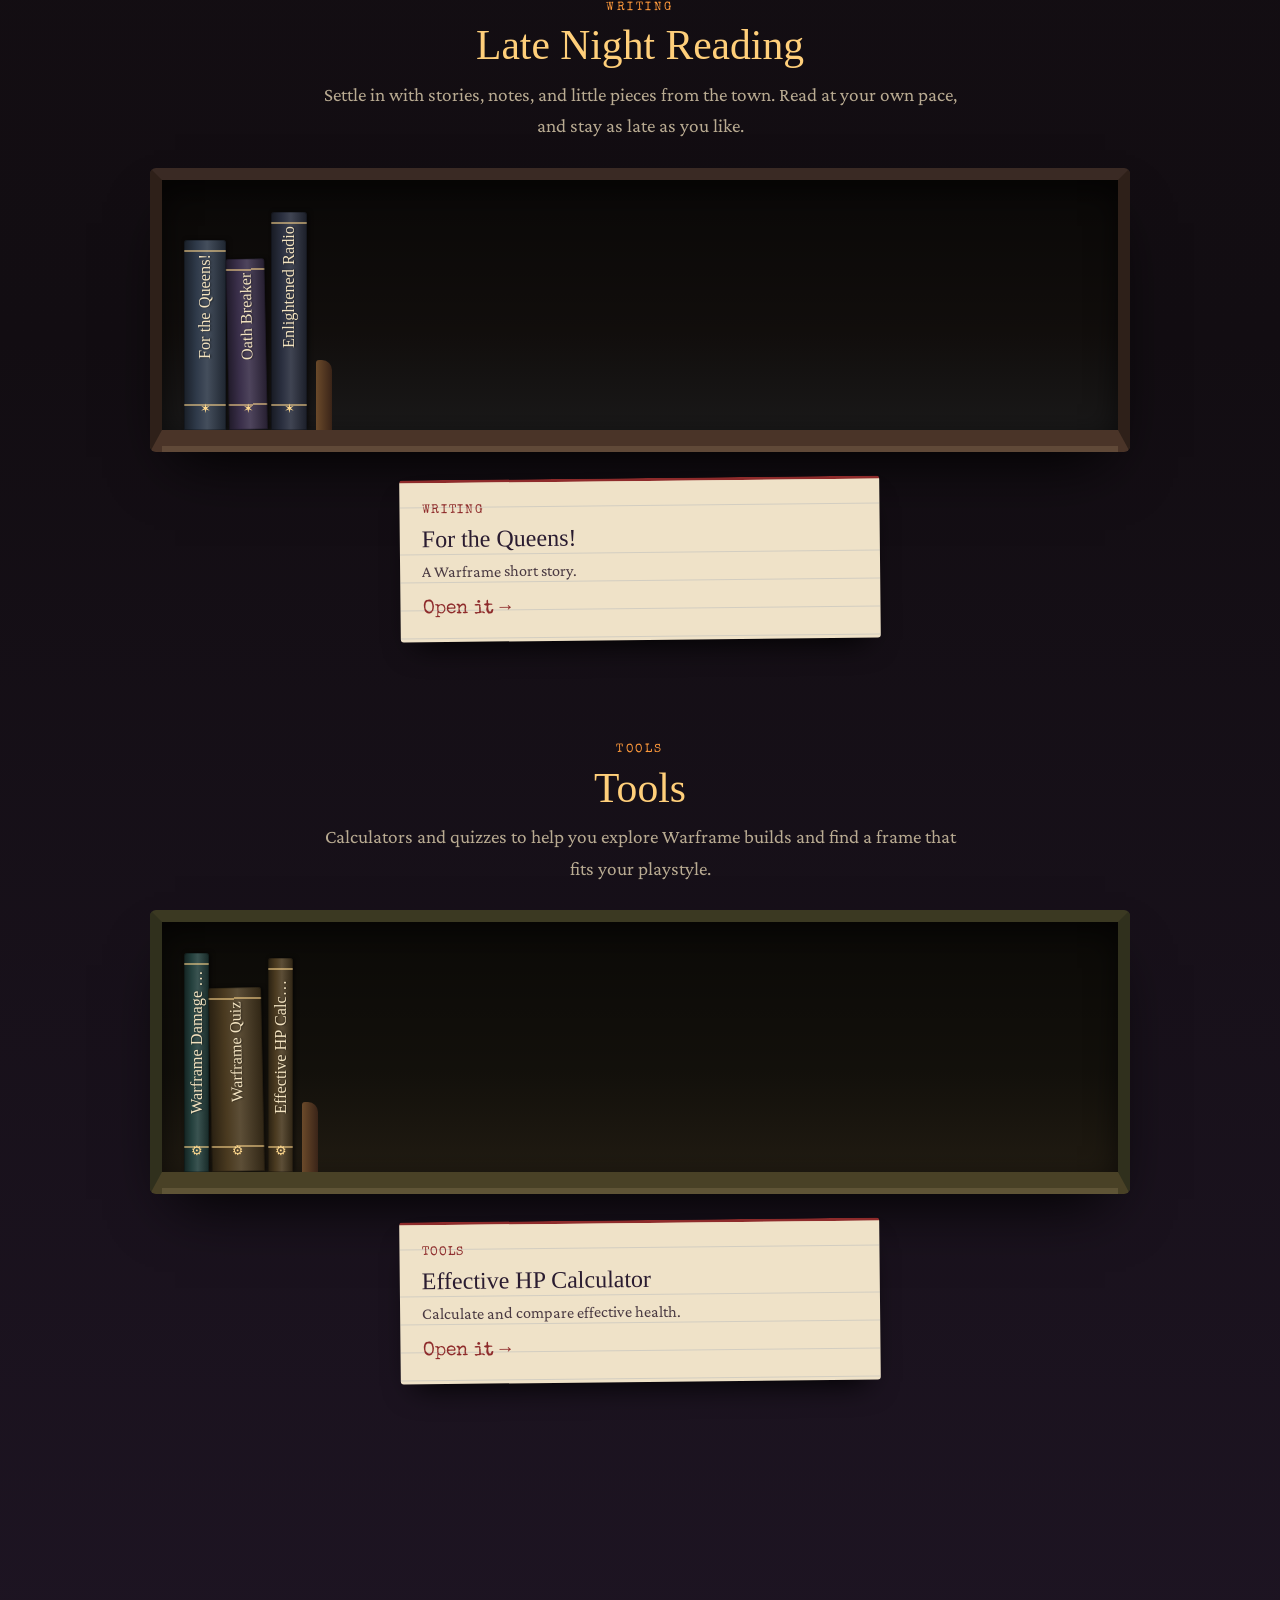
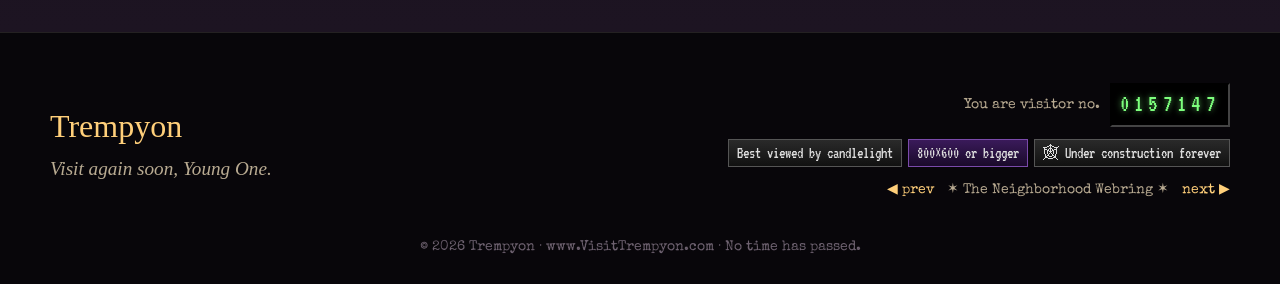
<file: radio/index.html>
<!doctype html>
<html lang="en">
<head>
  <meta charset="utf-8">
  <meta name="viewport" content="width=device-width, initial-scale=1">
  <title>Late Night Reading · Trempyon</title>
  <link rel="canonical" href="https://www.visittrempyon.com/library/#writing">
  <script>
    const destination = new URL("../library/index.html", location.href);
    destination.search = location.search;
    if (destination.searchParams.has("book") && !destination.searchParams.has("shelf")) {
      destination.searchParams.set("shelf", "writing");
    }
    destination.hash = location.hash || "writing";
    location.replace(destination.href);
  </script>
</head>
<body>
  <p>Late Night Reading has moved onto the Writing shelf in the <a href="../library/index.html#writing">main Library page</a>.</p>
</body>
</html>
</file>
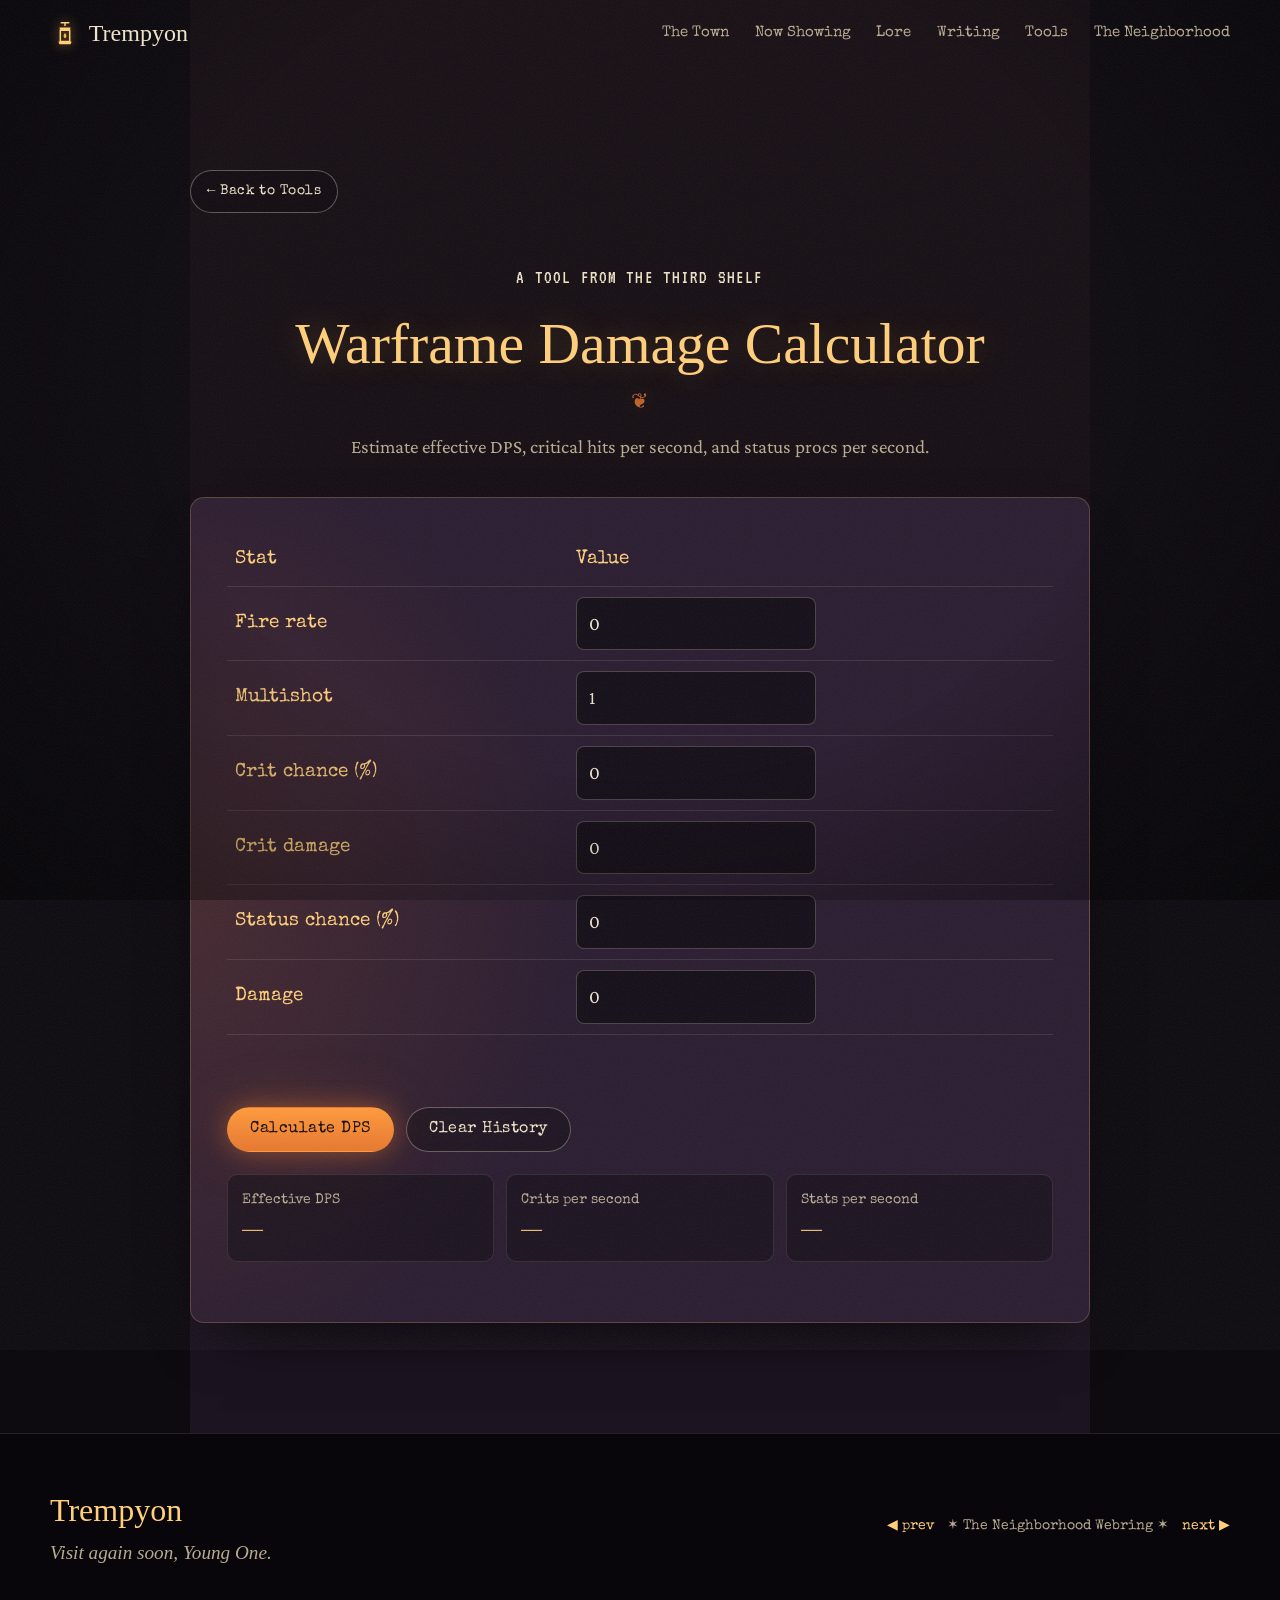
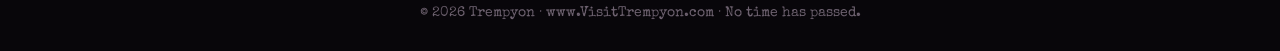
<file: warframe/damage/index.html>
<!doctype html>
<html lang="en">
<head>
  <meta charset="utf-8">
  <meta name="viewport" content="width=device-width, initial-scale=1">
  <meta name="theme-color" content="#0d0a10">
  <meta name="description" content="Estimate Warframe weapon DPS, critical hits, and status procs.">
  <title>Warframe Damage Calculator · Trempyon</title>
  <link rel="icon" href="../../assets/favicon.svg" type="image/svg+xml">
  <link rel="preconnect" href="https://fonts.googleapis.com">
  <link rel="preconnect" href="https://fonts.gstatic.com" crossorigin>
  <link href="https://fonts.googleapis.com/css2?family=Crimson+Pro:ital,wght@0,400;0,500;0,600;1,400&family=IM+Fell+English:ital@0;1&family=IM+Fell+English+SC&family=Special+Elite&family=VT323&display=swap" rel="stylesheet">
  <link rel="stylesheet" href="../../css/styles.css?v=12">
  <link rel="stylesheet" href="../tools.css">
</head>
<body class="warframe-tool">
  <a class="skip" href="#main">Skip to the calculator</a>
  <div class="grain" aria-hidden="true"></div>
  <div class="vignette" aria-hidden="true"></div>
  <header class="nav" id="top">
    <a class="nav__brand" href="../../index.html" aria-label="Trempyon home">
      <svg class="nav__mark" viewBox="0 0 32 32" aria-hidden="true">
        <path d="M12 4h8M16 4v3" stroke="currentColor" stroke-width="1.6" fill="none" stroke-linecap="round"/>
        <path d="M10 9h12l-1 3H11z" fill="currentColor"/>
        <path d="M11 12h10v12H11z" fill="none" stroke="currentColor" stroke-width="1.6"/>
        <path d="M16 15c-1.6 2-2 3.4-.8 5 .4.6 1.3.6 1.7 0 1.2-1.6.7-3-.9-5z" fill="#ffb347"/>
        <path d="M9 24h14l-1 3H10z" fill="currentColor"/>
      </svg>
      <span>Trempyon</span>
    </a>
    <button class="nav__toggle" aria-expanded="false" aria-controls="nav-links">
      <span class="sr">Menu</span><span></span><span></span><span></span>
    </button>
    <nav id="nav-links" class="nav__links" aria-label="Main">
      <a href="../../index.html#town">The Town</a>
      <a href="../../index.html#showing">Now Showing</a>
      <a href="../../library/index.html#lore">Lore</a>
      <a href="../../library/index.html#writing">Writing</a>
      <a href="../../library/index.html#tools">Tools</a>
      <a href="../../index.html#neighborhood">The Neighborhood</a>
    </nav>
  </header>
  <main class="tool-page" id="main">
    <a class="btn btn--ghost btn--sm tool-back" href="../../library/index.html#tools">← Back to Tools</a>
    <header class="tool-head">
      <p class="vt">A TOOL FROM THE THIRD SHELF</p>
      <h1>Warframe Damage Calculator</h1>
      <p>Estimate effective DPS, critical hits per second, and status procs per second.</p>
    </header>

    <section class="tool-panel" id="calculator" aria-labelledby="calculator-title">
      <h2 class="sr" id="calculator-title">Weapon stats</h2>
      <form id="damage-form">
        <table class="damage-fields">
          <thead><tr><th scope="col">Stat</th><th scope="col">Value</th></tr></thead>
          <tbody>
            <tr><th scope="row"><label for="fire-rate">Fire rate</label></th><td><input id="fire-rate" name="fireRate" type="number" min="0" step="0.01" value="0" required></td></tr>
            <tr><th scope="row"><label for="multishot">Multishot</label></th><td><input id="multishot" name="multishot" type="number" min="0.01" step="0.01" value="1" required></td></tr>
            <tr><th scope="row"><label for="crit-chance">Crit chance (%)</label></th><td><input id="crit-chance" name="critChance" type="number" min="0" step="0.01" value="0" required></td></tr>
            <tr><th scope="row"><label for="crit-damage">Crit damage</label></th><td><input id="crit-damage" name="critDamage" type="number" min="0" step="0.01" value="0" required></td></tr>
            <tr><th scope="row"><label for="status-chance">Status chance (%)</label></th><td><input id="status-chance" name="statusChance" type="number" min="0" step="0.01" value="0" required></td></tr>
            <tr><th scope="row"><label for="damage">Damage</label></th><td><input id="damage" name="damage" type="number" min="0" step="0.01" value="0" required></td></tr>
          </tbody>
        </table>
        <p class="damage-error" id="form-error" role="alert"></p>
        <div class="damage-actions">
          <button class="btn btn--ember" type="submit">Calculate DPS</button>
          <button class="btn btn--ghost" id="clear-history" type="button">Clear History</button>
        </div>
      </form>

      <div class="damage-results" aria-live="polite">
        <div class="damage-result"><span>Effective DPS</span><output id="effective-dps">—</output></div>
        <div class="damage-result"><span>Crits per second</span><output id="crits-per-second">—</output></div>
        <div class="damage-result"><span>Stats per second</span><output id="stats-per-second">—</output></div>
      </div>

      <div class="damage-history-wrap">
        <table class="damage-history" id="history-table" hidden>
          <thead>
            <tr><th scope="col">#</th><th scope="col">Fire rate</th><th scope="col">Multishot</th><th scope="col">Crit %</th><th scope="col">Crit damage</th><th scope="col">Status %</th><th scope="col">Damage</th><th scope="col">DPS</th><th scope="col">Crits/s</th><th scope="col">Stats/s</th></tr>
          </thead>
          <tbody></tbody>
        </table>
      </div>
    </section>
  </main>
  <footer class="foot">
    <div class="wrap foot__inner">
      <div class="foot__brand">
        <p class="foot__name">Trempyon</p>
        <p class="foot__tag">Visit again soon, Young One.</p>
      </div>
      <nav class="webring" aria-label="Webring">
        <a href="../../index.html">◀ prev</a><span>✶ The Neighborhood Webring ✶</span><a href="../../index.html">next ▶</a>
      </nav>
    </div>
    <p class="foot__fine">© <span id="year"></span> Trempyon · www.VisitTrempyon.com · No time has passed.</p>
  </footer>
  <script>
    (() => {
      "use strict";
      const form = document.querySelector("#damage-form");
      const error = document.querySelector("#form-error");
      const history = document.querySelector("#history-table");
      const historyBody = history.querySelector("tbody");
      let historyCount = 0;
      const number = (value, digits = 2) => value.toLocaleString(undefined, { maximumFractionDigits: digits });

      form.addEventListener("submit", event => {
        event.preventDefault();
        error.textContent = "";
        if (!form.reportValidity()) return;

        const values = new FormData(form);
        const fireRate = Number(values.get("fireRate"));
        const multishot = Number(values.get("multishot"));
        const critChance = Number(values.get("critChance")) / 100;
        const critDamage = Number(values.get("critDamage"));
        const statusChance = Number(values.get("statusChance")) / 100;
        const damage = Number(values.get("damage"));

        if (![fireRate, multishot, critChance, critDamage, statusChance, damage].every(Number.isFinite) || multishot <= 0) {
          error.textContent = "Enter valid stats, with multishot greater than zero.";
          return;
        }

        const baseHit = damage / multishot;
        const averageHit = (1 - critChance) * baseHit + critChance * baseHit * critDamage;
        const dps = averageHit * multishot * fireRate;
        const critsPerSecond = fireRate * multishot * critChance;
        const statsPerSecond = fireRate * multishot * statusChance;

        document.querySelector("#effective-dps").textContent = number(dps);
        document.querySelector("#crits-per-second").textContent = number(critsPerSecond);
        document.querySelector("#stats-per-second").textContent = number(statsPerSecond);

        history.hidden = false;
        historyCount += 1;
        const row = historyBody.insertRow();
        const cells = [
          historyCount,
          number(fireRate),
          number(multishot),
          `${number(critChance * 100, 1)}%`,
          number(critDamage),
          `${number(statusChance * 100, 1)}%`,
          number(damage),
          number(dps),
          number(critsPerSecond),
          number(statsPerSecond)
        ];
        cells.forEach(value => { row.insertCell().textContent = value; });
      });

      document.querySelector("#clear-history").addEventListener("click", () => {
        historyBody.replaceChildren();
        history.hidden = true;
        historyCount = 0;
      });
    })();
  </script>
  <script src="../tool-shell.js"></script>
</body>
</html>
</file>
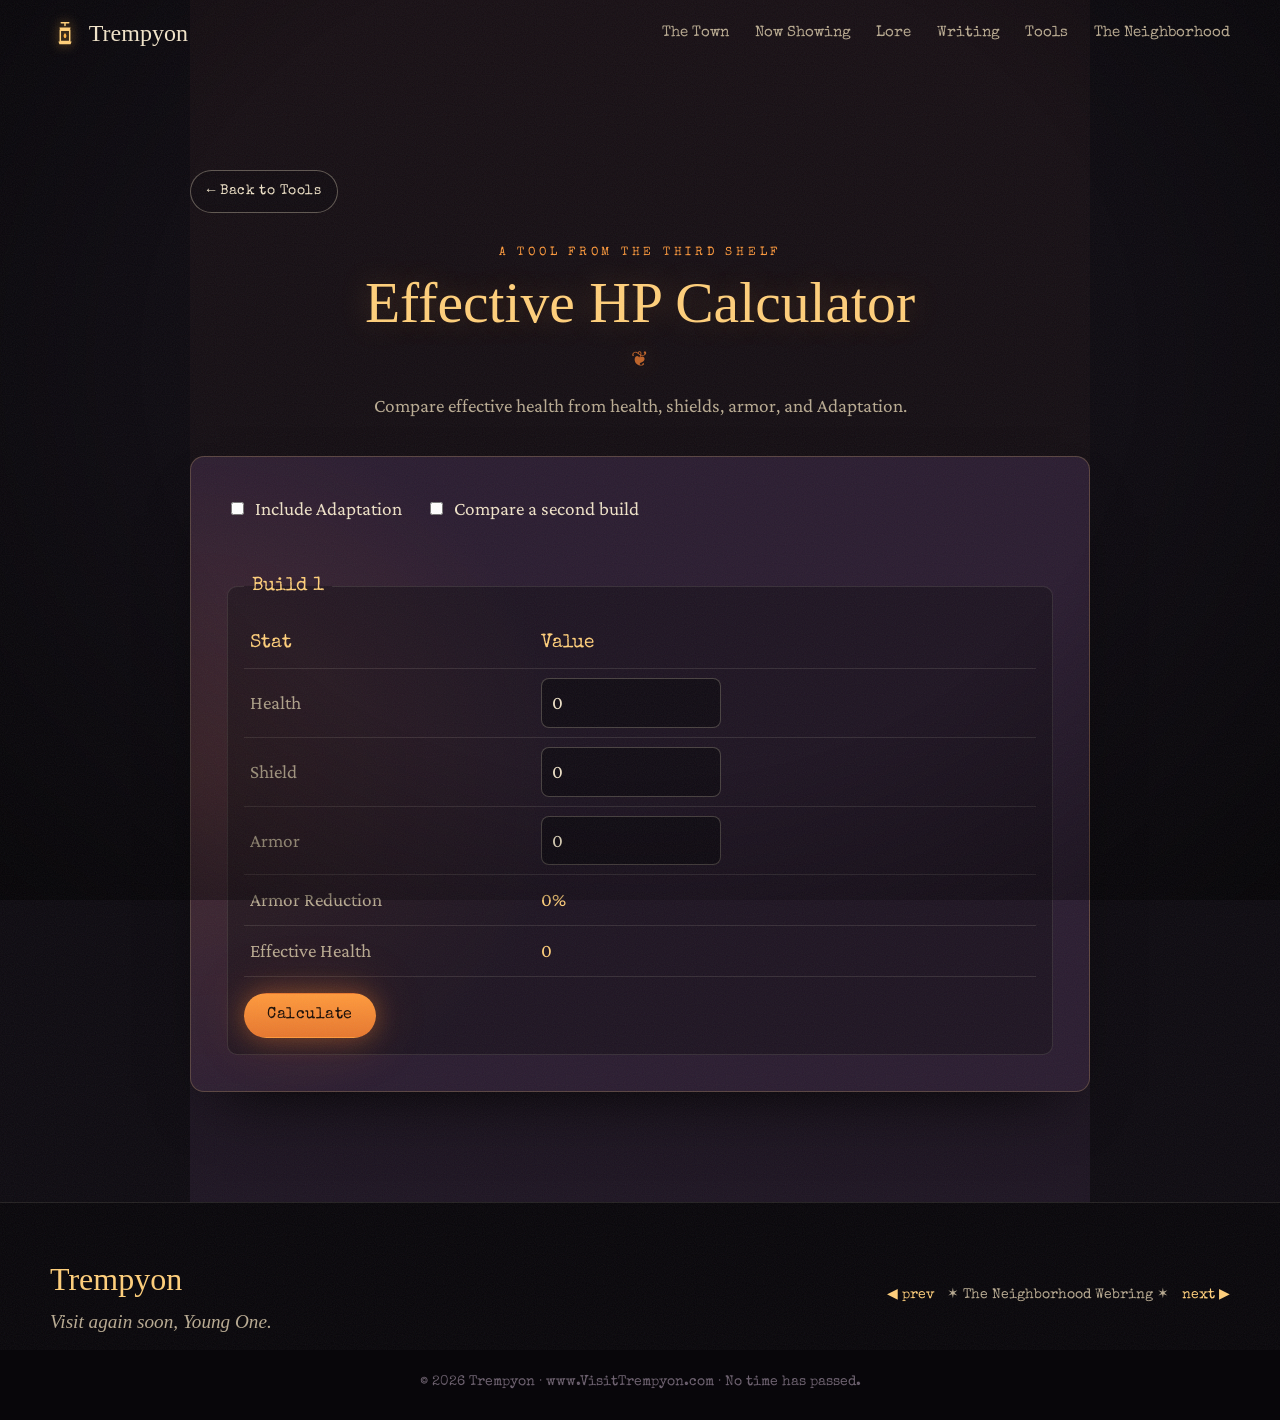
<file: warframe/health/index.html>
<!doctype html>
<html lang="en">
<head>
  <meta charset="utf-8">
  <meta name="viewport" content="width=device-width, initial-scale=1">
  <meta name="theme-color" content="#0d0a10">
  <meta name="description" content="Calculate effective health from health, shields, armor, and Adaptation.">
  <title>Warframe Effective HP Calculator · Trempyon</title>
  <link rel="icon" href="../../assets/favicon.svg" type="image/svg+xml">
  <link rel="preconnect" href="https://fonts.googleapis.com">
  <link rel="preconnect" href="https://fonts.gstatic.com" crossorigin>
  <link href="https://fonts.googleapis.com/css2?family=Crimson+Pro:ital,wght@0,400;0,500;0,600;1,400&family=IM+Fell+English:ital@0;1&family=IM+Fell+English+SC&family=Special+Elite&family=VT323&display=swap" rel="stylesheet">
  <link rel="stylesheet" href="../../css/styles.css?v=12">
  <link rel="stylesheet" href="../tools.css">
</head>
<body class="warframe-tool">
  <a class="skip" href="#health-calculator">Skip to the calculator</a>
  <div class="grain" aria-hidden="true"></div>
  <div class="vignette" aria-hidden="true"></div>
  <header class="nav" id="top">
    <a class="nav__brand" href="../../index.html" aria-label="Trempyon home">
      <svg class="nav__mark" viewBox="0 0 32 32" aria-hidden="true">
        <path d="M12 4h8M16 4v3" stroke="currentColor" stroke-width="1.6" fill="none" stroke-linecap="round"/>
        <path d="M10 9h12l-1 3H11z" fill="currentColor"/>
        <path d="M11 12h10v12H11z" fill="none" stroke="currentColor" stroke-width="1.6"/>
        <path d="M16 15c-1.6 2-2 3.4-.8 5 .4.6 1.3.6 1.7 0 1.2-1.6.7-3-.9-5z" fill="#ffb347"/>
        <path d="M9 24h14l-1 3H10z" fill="currentColor"/>
      </svg>
      <span>Trempyon</span>
    </a>
    <button class="nav__toggle" aria-expanded="false" aria-controls="nav-links">
      <span class="sr">Menu</span><span></span><span></span><span></span>
    </button>
    <nav id="nav-links" class="nav__links" aria-label="Main">
      <a href="../../index.html#town">The Town</a>
      <a href="../../index.html#showing">Now Showing</a>
      <a href="../../library/index.html#lore">Lore</a>
      <a href="../../library/index.html#writing">Writing</a>
      <a href="../../library/index.html#tools">Tools</a>
      <a href="../../index.html#neighborhood">The Neighborhood</a>
    </nav>
  </header>
  <main class="tool-page" id="main">
    <a class="btn btn--ghost btn--sm tool-back" href="../../library/index.html#tools">← Back to Tools</a>
    <header class="tool-head">
      <p class="eyebrow">A TOOL FROM THE THIRD SHELF</p>
      <h1>Effective HP Calculator</h1>
      <p>Compare effective health from health, shields, armor, and Adaptation.</p>
    </header>

    <section class="tool-panel" id="health-calculator" aria-label="Effective health calculator">
      <div class="hp-options">
        <label><input type="checkbox" id="adaptationCheckbox"> Include Adaptation</label>
        <label><input type="checkbox" id="compareCheckbox"> Compare a second build</label>
      </div>
      <p class="hp-error" id="hp-error" role="alert"></p>
      <div class="hp-layout">
        <fieldset class="hp-card">
          <legend>Build 1</legend>
          <table class="tool-table">
            <thead><tr><th scope="col">Stat</th><th scope="col">Value</th></tr></thead>
            <tbody>
              <tr><th scope="row"><label for="health1">Health</label></th><td><input id="health1" type="number" min="0" step="0.01" value="0" required></td></tr>
              <tr><th scope="row"><label for="shield1">Shield</label></th><td><input id="shield1" type="number" min="0" step="0.01" value="0" required></td></tr>
              <tr><th scope="row"><label for="armor1">Armor</label></th><td><input id="armor1" type="number" min="0" step="0.01" value="0" required></td></tr>
              <tr><th scope="row">Armor Reduction</th><td><output id="armorReduction1">0%</output></td></tr>
              <tr><th scope="row">Effective Health</th><td><output id="effectiveHealth1">0</output></td></tr>
              <tr id="adaptationRow1" hidden><th scope="row">With Adaptation</th><td><output id="adaptation1">0</output></td></tr>
            </tbody>
          </table>
          <button class="btn btn--ember" type="button" data-calculate="1">Calculate</button>
        </fieldset>

        <fieldset class="hp-card" id="compareTable" hidden>
          <legend>Build 2</legend>
          <table class="tool-table">
            <thead><tr><th scope="col">Stat</th><th scope="col">Value</th></tr></thead>
            <tbody>
              <tr><th scope="row"><label for="health2">Health</label></th><td><input id="health2" type="number" min="0" step="0.01" value="0" required></td></tr>
              <tr><th scope="row"><label for="shield2">Shield</label></th><td><input id="shield2" type="number" min="0" step="0.01" value="0" required></td></tr>
              <tr><th scope="row"><label for="armor2">Armor</label></th><td><input id="armor2" type="number" min="0" step="0.01" value="0" required></td></tr>
              <tr><th scope="row">Armor Reduction</th><td><output id="armorReduction2">0%</output></td></tr>
              <tr><th scope="row">Effective Health</th><td><output id="effectiveHealth2">0</output></td></tr>
              <tr id="adaptationRow2" hidden><th scope="row">With Adaptation</th><td><output id="adaptation2">0</output></td></tr>
            </tbody>
          </table>
          <button class="btn btn--ember" type="button" data-calculate="2">Calculate</button>
        </fieldset>
      </div>
    </section>
  </main>
  <footer class="foot">
    <div class="wrap foot__inner">
      <div class="foot__brand">
        <p class="foot__name">Trempyon</p>
        <p class="foot__tag">Visit again soon, Young One.</p>
      </div>
      <nav class="webring" aria-label="Webring">
        <a href="../../index.html">◀ prev</a><span>✶ The Neighborhood Webring ✶</span><a href="../../index.html">next ▶</a>
      </nav>
    </div>
    <p class="foot__fine">© <span id="year"></span> Trempyon · www.VisitTrempyon.com · No time has passed.</p>
  </footer>
  <script>
    (() => {
      "use strict";
      const byId = id => document.getElementById(id);
      const format = value => value.toLocaleString(undefined, { maximumFractionDigits: 2 });
      const error = byId("hp-error");
      const adaptationCheckbox = byId("adaptationCheckbox");

      function calculate(build) {
        const values = ["health", "shield", "armor"].map(stat => byId(`${stat}${build}`).valueAsNumber);
        if (!values.every(value => Number.isFinite(value) && value >= 0)) {
          error.textContent = "Enter a valid, non-negative value for health, shields, and armor.";
          return;
        }

        error.textContent = "";
        const [health, shield, armor] = values;
        const armorReduction = armor / (armor + 300);
        const effectiveHealth = health / (1 - armorReduction) + shield / (1 - 0.5);
        byId(`armorReduction${build}`).textContent = `${(armorReduction * 100).toFixed(2)}%`;
        byId(`effectiveHealth${build}`).textContent = format(effectiveHealth);

        const adaptationRow = byId(`adaptationRow${build}`);
        adaptationRow.hidden = !adaptationCheckbox.checked;
        if (adaptationCheckbox.checked) {
          byId(`adaptation${build}`).textContent = format(effectiveHealth / (1 - 0.9));
        }
      }

      document.querySelectorAll("[data-calculate]").forEach(button => {
        button.addEventListener("click", () => calculate(Number(button.dataset.calculate)));
      });
      byId("compareCheckbox").addEventListener("change", event => {
        byId("compareTable").hidden = !event.currentTarget.checked;
      });
      adaptationCheckbox.addEventListener("change", () => {
        calculate(1);
        if (byId("compareCheckbox").checked) calculate(2);
      });
    })();
  </script>
  <script src="../tool-shell.js"></script>
</body>
</html>
</file>
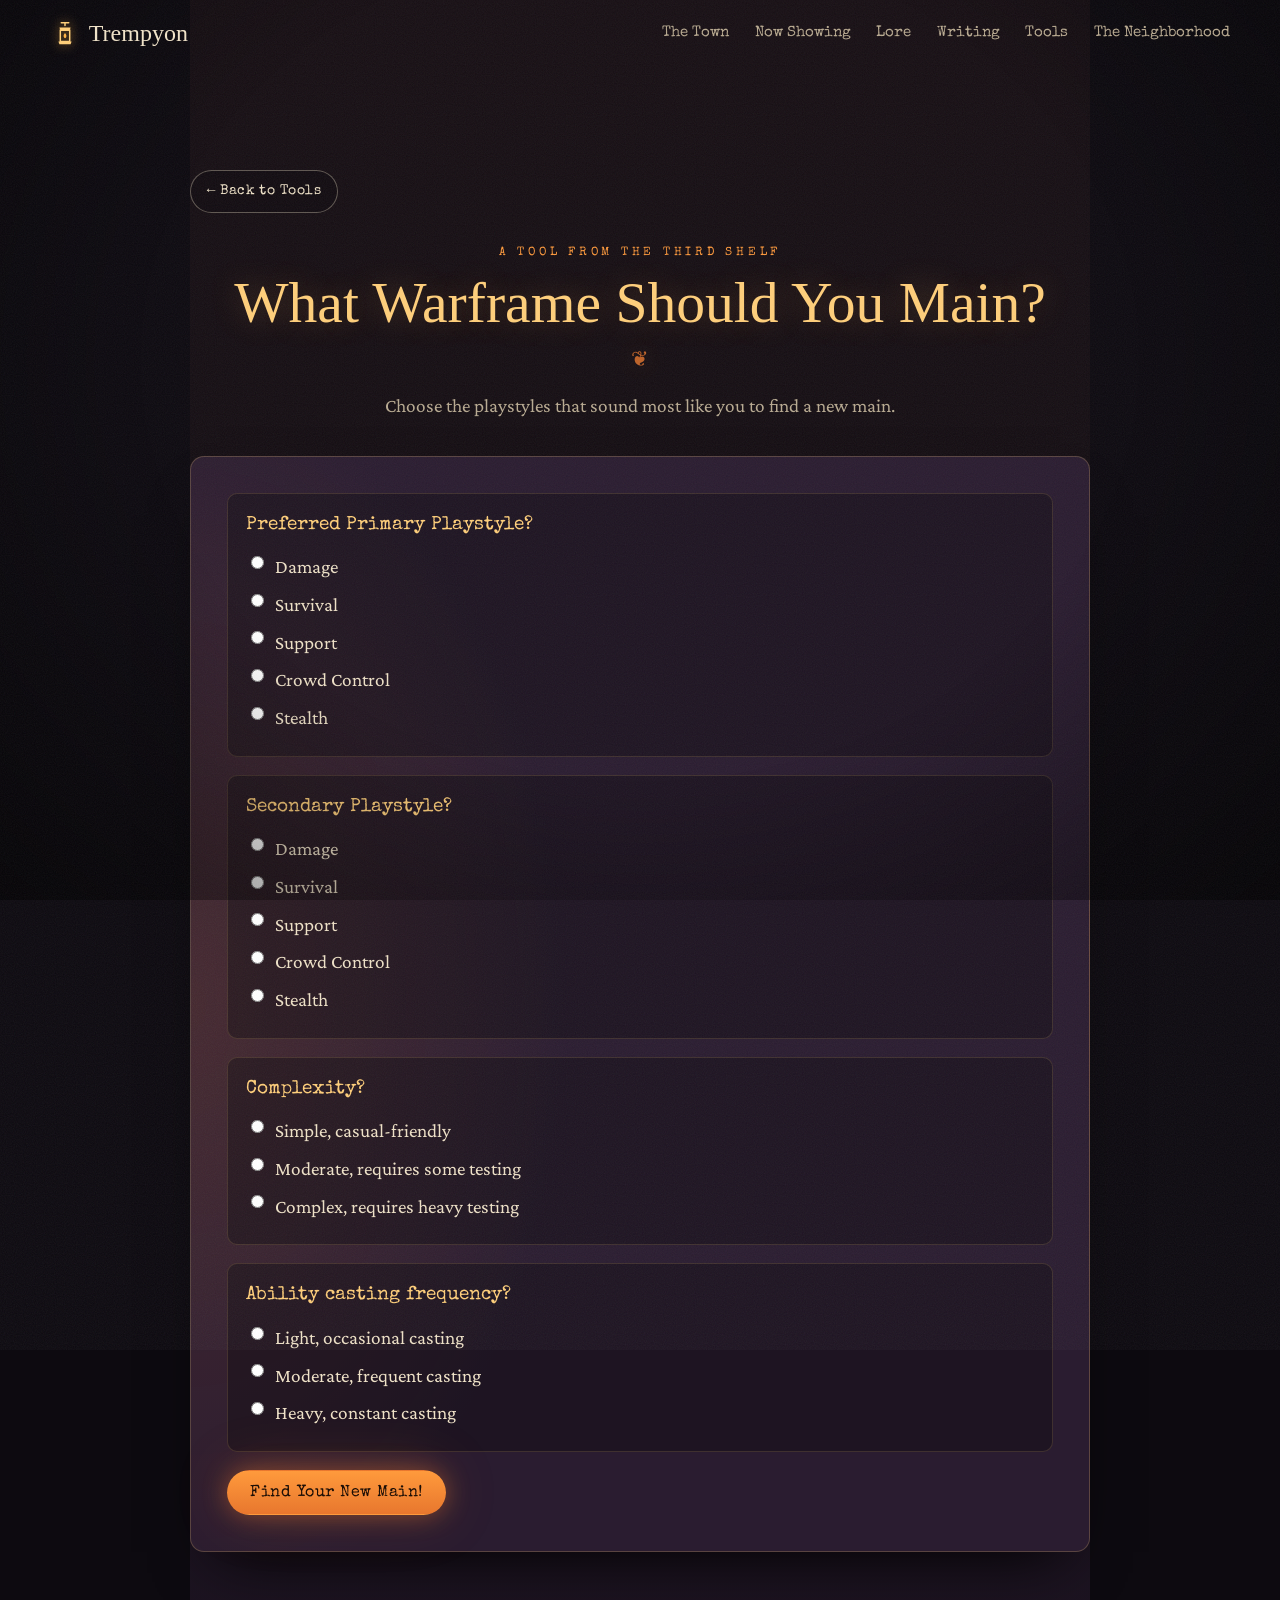
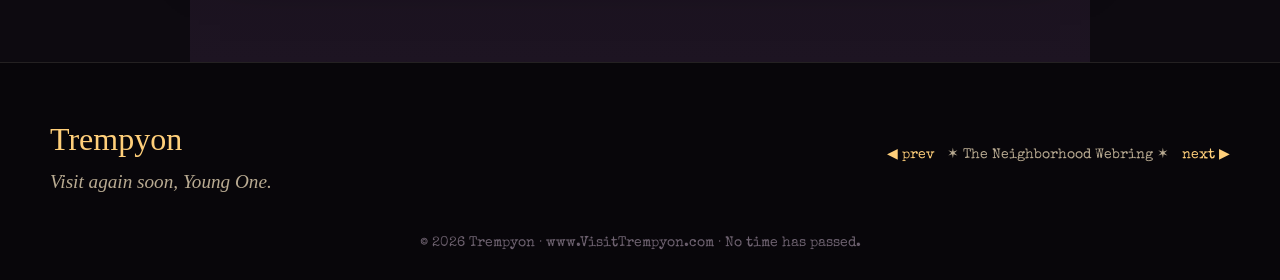
<file: warframe/quiz/index.html>
<!doctype html>
<html lang="en">
<head>
  <meta charset="UTF-8">
  <meta name="viewport" content="width=device-width, initial-scale=1">
  <meta name="theme-color" content="#0d0a10">
  <meta name="description" content="Find a Warframe that suits your playstyle with this quiz.">
  <title>Warframe Playstyle Quiz · Trempyon</title>
  <link rel="icon" href="../../assets/favicon.svg" type="image/svg+xml">
  <link rel="preconnect" href="https://fonts.googleapis.com">
  <link rel="preconnect" href="https://fonts.gstatic.com" crossorigin>
  <link href="https://fonts.googleapis.com/css2?family=Crimson+Pro:ital,wght@0,400;0,500;0,600;1,400&family=IM+Fell+English:ital@0;1&family=IM+Fell+English+SC&family=Special+Elite&family=VT323&display=swap" rel="stylesheet">
  <link rel="stylesheet" href="../../css/styles.css?v=12">
  <link rel="stylesheet" href="../tools.css">
</head>
<body class="warframe-tool">
  <a class="skip" href="#warframeQuiz">Skip to the quiz</a>
  <div class="grain" aria-hidden="true"></div>
  <div class="vignette" aria-hidden="true"></div>
  <header class="nav" id="top">
    <a class="nav__brand" href="../../index.html" aria-label="Trempyon home">
      <svg class="nav__mark" viewBox="0 0 32 32" aria-hidden="true">
        <path d="M12 4h8M16 4v3" stroke="currentColor" stroke-width="1.6" fill="none" stroke-linecap="round"/>
        <path d="M10 9h12l-1 3H11z" fill="currentColor"/>
        <path d="M11 12h10v12H11z" fill="none" stroke="currentColor" stroke-width="1.6"/>
        <path d="M16 15c-1.6 2-2 3.4-.8 5 .4.6 1.3.6 1.7 0 1.2-1.6.7-3-.9-5z" fill="#ffb347"/>
        <path d="M9 24h14l-1 3H10z" fill="currentColor"/>
      </svg>
      <span>Trempyon</span>
    </a>
    <button class="nav__toggle" aria-expanded="false" aria-controls="nav-links">
      <span class="sr">Menu</span><span></span><span></span><span></span>
    </button>
    <nav id="nav-links" class="nav__links" aria-label="Main">
      <a href="../../index.html#town">The Town</a>
      <a href="../../index.html#showing">Now Showing</a>
      <a href="../../library/index.html#lore">Lore</a>
      <a href="../../library/index.html#writing">Writing</a>
      <a href="../../library/index.html#tools">Tools</a>
      <a href="../../index.html#neighborhood">The Neighborhood</a>
    </nav>
  </header>
  <main class="tool-page" id="main">
    <a class="btn btn--ghost btn--sm tool-back" href="../../library/index.html#tools">← Back to Tools</a>
    <header class="tool-head">
      <p class="eyebrow">A TOOL FROM THE THIRD SHELF</p>
      <h1>What Warframe Should You Main?</h1>
      <p>Choose the playstyles that sound most like you to find a new main.</p>
    </header>
    <section class="tool-panel" aria-label="Warframe playstyle quiz">
    <form id="warframeQuiz" class="quiz-form">
        <div class="question" role="group" aria-labelledby="primary-question">
          <p id="primary-question">Preferred Primary Playstyle?</p>
          <label><input type="radio" name="primrole" value="damage" required
              data-warframe-points='{"Atlas":10,"Chroma":5,"Cyte-09":10,"Dagath":10,"Dante":5,"Ember":10,"Excalibur":10,"Gara":5,"Garuda":10,"Gauss":10,"Hildryn":10,"Khora":5,"Koumei":10,"Kullervo":10,"Lavos":10,"Mesa":10,"Mirage":10,"Nezha":10,"Nidus":5,"Nova":5,"Protea":10,"Revenant":5,"Saryn":10,"Sevagoth":10,"Styanax":10,"Temple":10,"Titania":10,"Valkyr":10,"Volt":10,"Voruna":10,"Wukong":10,"Xaku":10,"Yareli":10,"Zephyr":5}'>Damage</label><br>
          <label><input type="radio" name="primrole" value="tank"
              data-warframe-points='{"Baruuk":10,"Caliban":10,"Chroma":10,"Frost":5,"Gara":10,"Gauss":5,"Grendel":10,"Inaros":10,"Koumei":5,"Nezha":5,"Nidus":10,"Octavia":5,"Qorvex":10,"Revenant":10,"Rhino":10,"Sevagoth":5,"Valkyr":5,"Wukong":5}'>Survival</label><br>
          <label><input type="radio" name="primrole" value="support"
              data-warframe-points='{"Citrine":10,"Dante":10,"Equinox":10,"Harrow":10,"Jade":10,"Oberon":10,"Octavia":10,"Protea":5,"Temple":5,"Trinity":10,"Wisp":10}'>Support</label><br>
          <label><input type="radio" name="primrole" value="control"
              data-warframe-points='{"Banshee":10,"Baruuk":5,"Caliban":5,"Frost":10,"Gyre":10,"Hydroid":10,"Khora":10,"Limbo":10,"Mag":10,"Nekros":10,"Nezha":5,"Nidus":5,"Nova":10,"Nyx":10,"Qorvex":5,"Rhino":5,"Titania":5,"Vauban":10,"Zephyr":10}'>Crowd
            Control</label><br>
          <label><input type="radio" name="primrole" value="stealth"
              data-warframe-points='{"Ash":10,"Cyte-09":5,"Ivara":10,"Loki":10,"Voruna":5}'>Stealth</label><br>
        </div>
        <div class="question" role="group" aria-labelledby="secondary-question">
          <p id="secondary-question">Secondary Playstyle?</p>
          <label><input type="radio" name="secrole" value="damage" required
              data-warframe-points='{"Atlas":5,"Chroma":10,"Cyte-09":5,"Dagath":5,"Dante":10,"Ember":5,"Excalibur":5,"Gara":10,"Garuda":5,"Gauss":5,"Hildryn":5,"Khora":10,"Koumei":5,"Kullervo":5,"Lavos":5,"Mesa":5,"Mirage":5,"Nezha":5,"Nidus":10,"Nova":10,"Protea":5,"Revenant":10,"Saryn":5,"Sevagoth":5,"Styanax":5,"Temple":5,"Titania":5,"Valkyr":5,"Volt":5,"Voruna":5,"Wukong":5,"Xaku":5,"Yareli":5,"Zephyr":10}'>Damage</label><br>
          <label><input type="radio" name="secrole" value="tank"
              data-warframe-points='{"Baruuk":5,"Caliban":5,"Chroma":5,"Frost":10,"Gara":5,"Gauss":10,"Grendel":5,"Inaros":5,"Koumei":10,"Nezha":10,"Nidus":5,"Octavia":10,"Qorvex":5,"Revenant":5,"Rhino":5,"Sevagoth":10,"Valkyr":10,"Wukong":10}'>Survival</label><br>
          <label><input type="radio" name="secrole" value="support"
              data-warframe-points='{"Citrine":5,"Dante":5,"Equinox":5,"Harrow":5,"Jade":5,"Oberon":5,"Octavia":5,"Protea":10,"Temple":10,"Trinity":5,"Wisp":5}'>Support</label><br>
          <label><input type="radio" name="secrole" value="control"
              data-warframe-points='{"Banshee":5,"Baruuk":10,"Caliban":10,"Frost":5,"Gyre":5,"Hydroid":5,"Khora":5,"Limbo":5,"Mag":5,"Nekros":5,"Nezha":10,"Nidus":10,"Nova":5,"Nyx":5,"Qorvex":10,"Rhino":10,"Titania":10,"Vauban":5,"Zephyr":5}'>Crowd
            Control</label><br>
          <label><input type="radio" name="secrole" value="stealth"
              data-warframe-points='{"Ash":5,"Cyte-09":10,"Ivara":5,"Loki":5,"Voruna":10}'>Stealth</label><br>
        </div>
        <div class="question" role="group" aria-labelledby="complexity-question">
          <p id="complexity-question">Complexity?</p>
          <label><input type="radio" name="complexity" value="simple" required
              data-warframe-points='{"Ash":5,"Atlas":5,"Banshee":5,"Ember":5,"Excalibur":5,"Frost":5,"Grendel":5,"Gyre":5,"Hildryn":5,"Hydroid":5,"Inaros":5,"Jade":5,"Kullervo":5,"Loki":5,"Mag":5,"Mesa":5,"Mirage":5,"Nekros":5,"Nezha":5,"Nidus":5,"Nyx":5,"Oberon":5,"Qorvex":5,"Revenant":5,"Rhino":5,"Styanax":5,"Titania":5,"Trinity":5,"Valkyr":5,"Wukong":5,"Yareli":5,"Zephyr":5}'>Simple,
            casual-friendly</label><br>
          <label><input type="radio" name="complexity" value="moderate"
              data-warframe-points='{"Caliban":5,"Citrine":5,"Cyte-09":5,"Dagath":5,"Dante":5,"Gara":5,"Garuda":5,"Gauss":5,"Harrow":5,"Ivara":5,"Khora":5,"Koumei":5,"Nova":5,"Octavia":5,"Saryn":5,"Temple":5,"Vauban":5,"Wisp":5}'>Moderate,
            requires some testing</label><br>
          <label><input type="radio" name="complexity" value="complex"
              data-warframe-points='{"Baruuk":5,"Chroma":5,"Equinox":5,"Lavos":5,"Limbo":5,"Protea":5,"Sevagoth":5,"Voruna":5,"Xaku":5}'>Complex,
            requires heavy testing</label><br>
        </div>
        <div class="question" role="group" aria-labelledby="casting-question">
          <p id="casting-question">Ability casting frequency?</p>
          <label><input type="radio" name="casting" value="light" required
              data-warframe-points='{"Banshee":5,"Cyte-09":5,"Excalibur":5,"Garuda":5,"Grendel":5,"Hildryn":5,"Inaros":5,"Ivara":5,"Loki":5,"Mirage":5,"Nyx":5,"Oberon":5,"Revenant":5,"Rhino":5,"Styanax":5,"Trinity":5,"Valkyr":5,"Volt":5,"Wukong":5,"Yareli":5}'>Light,
            occasional casting</label><br>
          <label><input type="radio" name="casting" value="medium"
              data-warframe-points='{"Atlas":5,"Baruuk":5,"Chroma":5,"Citrine":5,"Equinox":5,"Frost":5,"Gyre":5,"Hydroid":5,"Jade":5,"Khora":5,"Mag":5,"Mesa":5,"Nekros":5,"Nezha":5,"Nidus":5,"Nova":5,"Qorvex":5,"Saryn":5,"Voruna":5,"Wisp":5,"Zephyr":5}'>Moderate,
            frequent casting</label><br>
          <label><input type="radio" name="casting" value="heavy"
              data-warframe-points='{"Ash":5,"Caliban":5,"Dagath":5,"Dante":5,"Ember":5,"Gara":5,"Gauss":5,"Harrow":5,"Koumei":5,"Kullervo":5,"Lavos":5,"Limbo":5,"Octavia":5,"Protea":5,"Sevagoth":5,"Temple":5,"Titania":5,"Vauban":5,"Xaku":5}'>Heavy,
            constant casting</label><br>
        </div>
        <button class="btn btn--ember" type="submit">Find Your New Main!</button>
      </form>
      <div id="result" class="quiz-result" role="status" aria-live="polite"></div>
    </section>
  </main>

  <script>
    document.getElementById('warframeQuiz').addEventListener('submit', function (event) {
      event.preventDefault();

      // Initialize scores for all Warframes
      let warframeScores = {
        "Ash": 5,
        "Atlas": 5,
        "Banshee": 5,
        "Baruuk": 5,
        "Caliban": 5,
        "Chroma": 5,
        "Citrine": 5,
        "Cyte-09": 5,
        "Dagath": 5,
        "Dante": 5,
        "Ember": 5,
        "Equinox": 5,
        "Excalibur": 5,
        "Frost": 5,
        "Gara": 5,
        "Garuda": 5,
        "Gauss": 5,
        "Grendel": 5,
        "Gyre": 5,
        "Harrow": 5,
        "Hildryn": 5,
        "Hydroid": 5,
        "Inaros": 5,
        "Ivara": 5,
        "Jade": 5,
        "Khora": 5,
        "Koumei": 5,
        "Kullervo": 5,
        "Lavos": 5,
        "Limbo": 5,
        "Loki": 5,
        "Mag": 5,
        "Mesa": 5,
        "Mirage": 5,
        "Nekros": 5,
        "Nezha": 5,
        "Nidus": 5,
        "Nova": 5,
        "Nyx": 5,
        "Oberon": 5,
        "Octavia": 5,
        "Protea": 5,
        "Qorvex": 5,
        "Revenant": 5,
        "Rhino": 5,
        "Saryn": 5,
        "Sevagoth": 5,
        "Styanax": 5,
        "Temple": 5,
        "Titania": 5,
        "Trinity": 5,
        "Valkyr": 5,
        "Vauban": 5,
        "Volt": 5,
        "Voruna": 5,
        "Wisp": 5,
        "Wukong": 5,
        "Xaku": 5,
        "Yareli": 5,
        "Zephyr": 5
      };

      // Loop through each question
      const questions = document.querySelectorAll('.question');
      questions.forEach(question => {
        // Find the selected radio button for the current question
        const selectedAnswer = question.querySelector('input[type="radio"]:checked');
        if (selectedAnswer) {
          // Parse the Warframe points from the selected answer
          const warframePoints = JSON.parse(selectedAnswer.dataset.warframePoints);
          for (const warframe in warframePoints) {
            warframeScores[warframe] += warframePoints[warframe];
          }
        }
      });

      // Determine the Warframe(s) with the highest score
      let topScore = 0;
      let topWarframes = [];
      for (const warframe in warframeScores) {
        if (warframeScores[warframe] > topScore) {
          topScore = warframeScores[warframe];
          topWarframes = [warframe];
        } else if (warframeScores[warframe] === topScore) {
          topWarframes.push(warframe);
        }
      }

      // Display the result
      let resultText = "Your Recommended Warframe is: ";
      if (topWarframes.length > 1) {
        resultText += topWarframes.join(" or ");
      } else {
        resultText += topWarframes[0];
      }
      document.getElementById('result').innerText = resultText;
    });

  </script>
  <footer class="foot">
    <div class="wrap foot__inner">
      <div class="foot__brand">
        <p class="foot__name">Trempyon</p>
        <p class="foot__tag">Visit again soon, Young One.</p>
      </div>
      <nav class="webring" aria-label="Webring">
        <a href="../../index.html">◀ prev</a><span>✶ The Neighborhood Webring ✶</span><a href="../../index.html">next ▶</a>
      </nav>
    </div>
    <p class="foot__fine">© <span id="year"></span> Trempyon · www.VisitTrempyon.com · No time has passed.</p>
  </footer>
  <script src="../tool-shell.js"></script>
</body>

</html>
</file>
<file: css/styles.css>
/* ============================================================
   TREMPYON — styles
   Warm 90s Halloween, dark & cozy, modern bones.
   ============================================================ */

:root {
  --night:    #0d0a10;
  --night-2:  #140f18;
  --plum:     #1d1422;
  --plum-2:   #2a1c30;
  --plum-3:   #3b2843;
  --ember:    #e8772e;
  --pumpkin:  #ff9a3c;
  --candle:   #ffcf7a;
  --bone:     #efe2c8;
  --bone-dim: #b9ab92;
  --moss:     #7b8650;
  --blood:    #8e2b2b;
  --line:     rgba(239, 226, 200, .12);

  --f-display: "IM Fell English", Georgia, serif;
  --f-sc:      "IM Fell English SC", Georgia, serif;
  --f-body:    "Crimson Pro", Georgia, serif;
  --f-type:    "Special Elite", "Courier New", monospace;
  --f-vt:      "VT323", "Courier New", monospace;

  --wrap: 1180px;
  --radius: 14px;
  --glow-ember: 0 0 24px rgba(232, 119, 46, .45), 0 0 60px rgba(232, 119, 46, .18);
}

*, *::before, *::after { box-sizing: border-box; }
html { scroll-behavior: smooth; -webkit-text-size-adjust: 100%; }
body {
  margin: 0;
  background: var(--night);
  color: var(--bone);
  font-family: var(--f-body);
  font-size: clamp(1.05rem, .98rem + .3vw, 1.2rem);
  line-height: 1.65;
  overflow-x: hidden;
  -webkit-font-smoothing: antialiased;
}
img, svg { display: block; max-width: 100%; }
a { color: var(--candle); }
a:hover { color: var(--pumpkin); }
::selection { background: var(--ember); color: var(--night); }

.sr { position: absolute !important; width: 1px; height: 1px; overflow: hidden; clip: rect(0 0 0 0); white-space: nowrap; }
.skip { position: absolute; left: 1rem; top: -4rem; z-index: 100; background: var(--ember); color: var(--night); padding: .5rem 1rem; border-radius: 8px; }
.skip:focus { top: 1rem; }
:focus-visible { outline: 2px dashed var(--candle); outline-offset: 4px; }

.wrap { width: min(var(--wrap), 100% - 32px); margin-inline: auto; }
.vt { font-family: var(--f-vt); letter-spacing: .06em; }

/* ---------- ambient layers ---------- */
#leaves { position: fixed; inset: 0; pointer-events: none; z-index: 40; }
.grain {
  position: fixed; inset: -50%; pointer-events: none; z-index: 41; opacity: .07;
  background-image: url("data:image/svg+xml;utf8,<svg xmlns='http://www.w3.org/2000/svg' width='160' height='160'><filter id='n'><feTurbulence type='fractalNoise' baseFrequency='.9' numOctaves='2' stitchTiles='stitch'/></filter><rect width='100%' height='100%' filter='url(%23n)'/></svg>");
  animation: grain 1.2s steps(6) infinite;
}
@keyframes grain {
  0%{transform:translate(0,0)} 20%{transform:translate(-3%,2%)} 40%{transform:translate(2%,-3%)}
  60%{transform:translate(-2%,-1%)} 80%{transform:translate(3%,3%)} 100%{transform:translate(0,0)}
}
.vignette {
  position: fixed; inset: 0; pointer-events: none; z-index: 39;
  background: radial-gradient(ellipse at 50% 40%, transparent 55%, rgba(0,0,0,.55) 100%);
}

/* ---------- buttons ---------- */
.btn {
  display: inline-flex; align-items: center; gap: .5em;
  font-family: var(--f-type); font-size: 1rem; letter-spacing: .03em;
  padding: .85em 1.4em; border-radius: 999px; border: 1px solid transparent;
  text-decoration: none; cursor: pointer; transition: transform .25s, box-shadow .25s, background .25s, color .25s;
}
.btn--sm { font-size: .9rem; padding: .6em 1.1em; }
.btn--ember { background: linear-gradient(180deg, var(--pumpkin), var(--ember)); color: #1b0e06; box-shadow: var(--glow-ember); }
.btn--ember:hover { color: #1b0e06; transform: translateY(-2px); box-shadow: 0 0 30px rgba(255,154,60,.65), 0 0 80px rgba(232,119,46,.3); }
.btn--ghost { background: rgba(13,10,16,.4); color: var(--bone); border-color: rgba(239,226,200,.35); backdrop-filter: blur(4px); }
.btn--ghost:hover { color: var(--candle); border-color: var(--candle); transform: translateY(-2px); }

/* ---------- nav ---------- */
.nav {
  position: fixed; top: 0; inset-inline: 0; z-index: 50;
  display: flex; align-items: center; justify-content: space-between;
  padding: 14px max(16px, calc((100% - var(--wrap)) / 2));
  transition: background .4s, backdrop-filter .4s, padding .4s;
}
.nav.is-scrolled { background: rgba(13,10,16,.78); backdrop-filter: blur(10px); border-bottom: 1px solid var(--line); padding-block: 8px; }
.nav__brand { display: flex; align-items: center; gap: .55rem; color: var(--bone); text-decoration: none; font-family: var(--f-sc); font-size: 1.5rem; }
.nav__brand:hover { color: var(--candle); }
.nav__mark { width: 30px; height: 30px; color: var(--candle); filter: drop-shadow(0 0 6px rgba(255,179,71,.6)); }
.nav__links { display: flex; align-items: center; gap: clamp(.8rem, 2vw, 2rem); }
.nav__links a { color: var(--bone-dim); text-decoration: none; font-family: var(--f-type); font-size: .95rem; position: relative; }
.nav__links a::after { content: ""; position: absolute; left: 0; right: 0; bottom: -4px; height: 1px; background: var(--candle); transform: scaleX(0); transition: transform .3s; }
.nav__links a:hover { color: var(--candle); }
.nav__links a:hover::after { transform: scaleX(1); }
.nav__toggle { display: none; background: none; border: 0; padding: 8px; cursor: pointer; }
.nav__toggle span:not(.sr) { display: block; width: 24px; height: 2px; background: var(--bone); margin: 5px 0; transition: transform .3s, opacity .3s; }

@media (max-width: 820px) {
  .nav__toggle { display: block; z-index: 2; }
  .nav__links {
    position: fixed; inset: 0; flex-direction: column; justify-content: center; gap: 1.6rem;
    background: rgba(13,10,16,.97); opacity: 0; pointer-events: none; transition: opacity .35s;
  }
  .nav__links a { font-size: 1.4rem; }
  .nav.is-open .nav__links { opacity: 1; pointer-events: auto; }
  .nav.is-open .nav__toggle span:nth-child(2) { transform: translateY(7px) rotate(45deg); }
  .nav.is-open .nav__toggle span:nth-child(3) { opacity: 0; }
  .nav.is-open .nav__toggle span:nth-child(4) { transform: translateY(-7px) rotate(-45deg); }
}

/* ---------- live indicators ---------- */
.live-pill {
  display: inline-flex; align-items: center; gap: .45rem; margin-left: .9rem; margin-right: auto;
  font-family: var(--f-vt); font-size: 1.15rem; letter-spacing: .12em; text-decoration: none;
  color: #fff; background: #d8261a; padding: .05rem .65rem; border-radius: 4px;
  box-shadow: 0 0 16px rgba(255,74,58,.6);
}
.live-pill[hidden] { display: none; }
.live-pill:hover { color: #fff; background: #ff3b2b; }
.live-pill__dot, .status-chip__dot { width: 8px; height: 8px; border-radius: 50%; background: #fff; animation: blink 1.4s steps(1) infinite; flex: none; }
.status-chip {
  display: inline-flex; align-items: center; flex-wrap: wrap; justify-content: center; gap: .3rem .55rem; margin-top: 1.8rem;
  padding: .55rem 1.1rem; border-radius: 999px; text-decoration: none; font-family: var(--f-type); font-size: .92rem;
  color: var(--bone); background: rgba(13,10,16,.6); border: 1px solid rgba(239,226,200,.25); backdrop-filter: blur(4px);
}
.status-chip[hidden] { display: none; }
.status-chip:hover { color: var(--candle); border-color: var(--candle); }
.status-chip b { font-weight: 400; color: var(--candle); }
.status-chip.is-live { background: rgba(160,20,12,.55); border-color: #ff4a3a; box-shadow: 0 0 24px rgba(255,74,58,.45); }
.status-chip.is-live b { color: #fff; }
.status-chip__sub { flex-basis: 100%; color: var(--bone); opacity: .85; font-size: .85rem; }
.status-chip.is-soon, .status-chip.is-late, .status-chip.is-notice { border-color: rgba(255,154,60,.6); }
.crt__static .vt.is-live { color: #ff6a5a; text-shadow: 0 0 10px rgba(255,74,58,.8); }
.crt__led { opacity: .35; }
.crt__led.is-live { opacity: 1; animation: blink 1.4s steps(1) infinite; }
.hero__pop { margin-top: 1.2rem !important; }

/* ---------- hero ---------- */
.hero {
  position: relative; min-height: 100svh; display: grid; place-items: center;
  overflow: hidden; isolation: isolate;
  background: radial-gradient(ellipse 120% 80% at 70% 10%, #3a2440 0%, #22162a 35%, #120c16 70%, var(--night) 100%);
}
.sky { position: absolute; inset: 0; z-index: -3; }
.stars {
  position: absolute; inset: 0;
  background-image:
    radial-gradient(1px 1px at 12% 18%, #fff8 50%, transparent 51%),
    radial-gradient(1px 1px at 28% 8%,  #fff6 50%, transparent 51%),
    radial-gradient(1.5px 1.5px at 44% 22%, #ffe9b5aa 50%, transparent 51%),
    radial-gradient(1px 1px at 61% 12%, #fff7 50%, transparent 51%),
    radial-gradient(1px 1px at 83% 26%, #fff6 50%, transparent 51%),
    radial-gradient(1px 1px at 92% 6%,  #fff8 50%, transparent 51%),
    radial-gradient(1.5px 1.5px at 6% 34%, #fff5 50%, transparent 51%),
    radial-gradient(1px 1px at 52% 4%,  #fff6 50%, transparent 51%),
    radial-gradient(1px 1px at 36% 30%, #fff4 50%, transparent 51%),
    radial-gradient(1px 1px at 74% 36%, #fff4 50%, transparent 51%);
  animation: twinkle 6s ease-in-out infinite alternate;
}
@keyframes twinkle { to { opacity: .55; } }
.moon {
  position: absolute; right: clamp(6%, 14vw, 18%); top: 12%;
  width: clamp(90px, 13vw, 170px); aspect-ratio: 1; border-radius: 50%;
  background: radial-gradient(circle at 38% 35%, #fff4d6 0%, #f6dca0 45%, #e3b66a 100%);
  box-shadow: 0 0 60px rgba(255,214,140,.55), 0 0 160px rgba(255,180,90,.25);
}
.moon::before, .moon::after { content: ""; position: absolute; border-radius: 50%; background: rgba(170,120,60,.22); }
.moon::before { width: 22%; height: 22%; left: 55%; top: 28%; }
.moon::after  { width: 14%; height: 14%; left: 30%; top: 60%; }
.moon__glow { position: absolute; inset: -80%; border-radius: 50%; background: radial-gradient(circle, rgba(255,200,120,.16), transparent 60%); animation: breathe 7s ease-in-out infinite; }
@keyframes breathe { 50% { transform: scale(1.08); opacity: .7; } }
.clouds {
  position: absolute; inset: 0;
  background:
    radial-gradient(ellipse 30% 6% at 20% 22%, rgba(80,55,90,.55), transparent 70%),
    radial-gradient(ellipse 25% 5% at 70% 30%, rgba(60,40,70,.6), transparent 70%),
    radial-gradient(ellipse 35% 7% at 55% 14%, rgba(90,60,95,.35), transparent 70%);
  animation: drift 70s linear infinite alternate;
}
@keyframes drift { to { transform: translateX(-8%); } }

.skyline { position: absolute; inset: auto 0 0 0; width: 100%; height: 64%; z-index: -2; }
.skyline .far   { fill: #2a1d33; }
.skyline .mid   { fill: #1a1220; }
.skyline .near  { fill: #0b080d; }
.skyline .win   { fill: #ffbe5c; }
.skyline .win.dim { fill: #b9772f; opacity: .55; }
.skyline .win.flicker { animation: flicker 4s infinite steps(1); }
.skyline .far .win, .skyline .win.far-w { opacity: .45; }
.skyline .glow { fill: url(#winGlow); }
.skyline .jack { animation: jack 3s ease-in-out infinite alternate; }
.skyline .bat  { fill: #0b080d; }
@keyframes flicker { 0%,100%{opacity:1} 43%{opacity:.4} 45%{opacity:1} 71%{opacity:.7} 73%{opacity:1} }
@keyframes jack { to { opacity: .7; } }

.fog { position: absolute; left: -10%; right: -10%; height: 40%; bottom: -6%; z-index: -1; pointer-events: none; filter: blur(18px); }
.fog--1 { background: radial-gradient(ellipse 40% 50% at 30% 70%, rgba(190,170,210,.14), transparent 70%), radial-gradient(ellipse 40% 50% at 80% 60%, rgba(190,170,210,.11), transparent 70%); animation: fog 38s ease-in-out infinite alternate; }
.fog--2 { background: radial-gradient(ellipse 50% 40% at 60% 80%, rgba(255,200,150,.08), transparent 70%); animation: fog 52s ease-in-out infinite alternate-reverse; }
@keyframes fog { to { transform: translateX(8%); } }

.hero__content { position: relative; z-index: 2; text-align: center; padding: 110px 16px 26vh; max-width: 900px; }
.hero__content::before {
  content: ""; position: absolute; inset: 60px -12% 18vh; z-index: -1; pointer-events: none;
  background: radial-gradient(ellipse at center, rgba(13,10,16,.78) 0%, rgba(13,10,16,.45) 45%, transparent 72%);
}
.osd { font-family: var(--f-vt); font-size: 1.35rem; color: #c9f5c9; text-shadow: 0 0 6px rgba(160,255,160,.6); letter-spacing: .1em; margin: 0 0 1.2rem; display: inline-flex; align-items: center; gap: .6rem; opacity: .85; }
.osd__dot { width: 10px; height: 10px; border-radius: 50%; background: #ff4a3a; box-shadow: 0 0 8px #ff4a3a; animation: blink 1.4s steps(1) infinite; }
@keyframes blink { 50% { opacity: 0; } }
.hero__kicker { font-family: var(--f-type); color: var(--pumpkin); letter-spacing: .25em; text-transform: uppercase; font-size: .85rem; margin: 0 0 .4rem; }
.hero__title { margin: 0; line-height: .95; font-weight: 400; }
.hero__welcome { display: block; font-family: var(--f-display); font-style: italic; font-size: clamp(1.4rem, 1rem + 2vw, 2.4rem); color: var(--bone-dim); }
.hero__name {
  display: inline-block; font-family: var(--f-sc); font-size: clamp(4rem, 2rem + 11vw, 10rem);
  color: var(--candle);
  text-shadow: 0 0 18px rgba(255,170,80,.55), 0 0 60px rgba(232,119,46,.35), 0 4px 0 #6b2e0f;
  letter-spacing: .02em;
}
.warp { animation: warp 9s ease-in-out infinite; transform-origin: 50% 80%; }
@keyframes warp {
  0%,100% { transform: skewX(0) scaleY(1); }
  25% { transform: skewX(-1.5deg) scaleY(1.015); }
  55% { transform: skewX(1.2deg) scaleY(.99); }
  80% { transform: skewX(-.4deg); }
}
.hero__lede { font-size: clamp(1.1rem, 1rem + .5vw, 1.35rem); color: var(--bone); max-width: 36em; margin: 1.4rem auto 2rem; text-shadow: 0 2px 12px #000; }
.hero__lede em { color: var(--candle); }
.hero__cta { display: flex; flex-wrap: wrap; justify-content: center; gap: .9rem; }
.hero__pop { font-family: var(--f-type); color: var(--bone-dim); font-size: .9rem; margin-top: 2rem; opacity: .85; }
.hero__pop span { color: var(--pumpkin); }
.scroll-cue { position: absolute; bottom: 22px; left: 50%; transform: translateX(-50%); z-index: 3; display: grid; justify-items: center; gap: 2px; color: var(--bone-dim); text-decoration: none; font-family: var(--f-type); font-size: .8rem; }
.scroll-cue svg { width: 22px; animation: bob 2s ease-in-out infinite; }
@keyframes bob { 50% { transform: translateY(6px); } }

/* ---------- ticker ---------- */
.ticker { position: relative; z-index: 5; overflow: hidden; background: linear-gradient(90deg, #2b1308, #3a1a0a, #2b1308); border-block: 1px solid rgba(255,154,60,.35); }
.ticker__track { display: flex; gap: 3rem; width: max-content; padding: .7rem 0; animation: ticker 70s linear infinite; font-family: var(--f-type); color: var(--candle); font-size: .95rem; white-space: nowrap; }
.ticker:hover .ticker__track { animation-play-state: paused; }
@keyframes ticker { to { transform: translateX(-50%); } }

/* ---------- sections ---------- */
.section { position: relative; padding: clamp(80px, 12vw, 150px) 0; }
.section__head { text-align: center; margin-bottom: clamp(40px, 6vw, 70px); }
.eyebrow { font-family: var(--f-type); text-transform: uppercase; letter-spacing: .3em; font-size: .78rem; color: var(--pumpkin); margin: 0 0 .5rem; }
.section h2 { font-family: var(--f-sc); font-weight: 400; font-size: clamp(2.4rem, 1.6rem + 3.5vw, 4.4rem); line-height: 1; margin: 0; color: var(--bone); }
.section h2::after { content: "❦"; display: block; font-size: 1.4rem; color: var(--ember); margin-top: .8rem; opacity: .8; }
.section__sub { font-family: var(--f-display); font-style: italic; color: var(--bone-dim); font-size: 1.2rem; margin: .4rem 0 0; }

.reveal { opacity: 0; transform: translateY(26px); transition: opacity .9s ease, transform .9s cubic-bezier(.2,.7,.2,1); }
.reveal.is-in { opacity: 1; transform: none; }

/* ---------- town ---------- */
.town { background: linear-gradient(180deg, var(--night) 0%, var(--plum) 100%); }
.town__grid { display: grid; grid-template-columns: 1.15fr 1fr; gap: clamp(28px, 5vw, 64px); align-items: start; }
.letter {
  position: relative; padding: clamp(28px, 4vw, 48px);
  background:
    linear-gradient(180deg, rgba(255,240,210,.05), rgba(255,240,210,.02)),
    var(--plum-2);
  border: 1px solid var(--line); border-radius: var(--radius);
  box-shadow: 0 30px 60px -20px rgba(0,0,0,.6), inset 0 0 80px rgba(0,0,0,.35);
}
.letter::before { content: ""; position: absolute; inset: 10px; border: 1px solid rgba(255,207,122,.12); border-radius: 8px; pointer-events: none; }
.letter p { margin: 0 0 1em; }
.letter__drop { font-family: var(--f-display); font-size: 1.15rem; display: inline; }
.letter__drop::first-letter { float: left; font-family: var(--f-sc); font-size: 4.2em; line-height: .8; color: var(--pumpkin); padding: .08em .1em 0 0; text-shadow: 0 0 20px rgba(232,119,46,.4); }
.letter__drop + p { display: inline; }
.letter__drop + p::after { content: ""; display: block; margin-bottom: 1em; }
.letter__sign { font-family: var(--f-display); font-style: italic; font-size: 1.25rem; color: var(--candle); text-align: right; margin-top: 1.6em !important; }

.signs { list-style: none; padding: 0; margin: 0; display: grid; gap: 16px; }
.sign {
  position: relative; padding: 22px 22px 22px 84px; border-radius: var(--radius);
  background: linear-gradient(135deg, rgba(232,119,46,.08), transparent 60%), var(--night-2);
  border: 1px solid var(--line); transition: transform .35s, border-color .35s, box-shadow .35s;
}
.sign:hover { transform: translateX(6px); border-color: rgba(255,154,60,.45); box-shadow: -8px 0 30px -12px rgba(232,119,46,.5); }
.sign__num { position: absolute; left: 22px; top: 18px; font-family: var(--f-sc); font-size: 2.2rem; color: var(--ember); width: 44px; text-align: center; }
.sign h3 { font-family: var(--f-display); font-weight: 400; font-size: 1.45rem; margin: 0 0 .2rem; color: var(--candle); }
.sign p { margin: 0; color: var(--bone-dim); }

.clocktower {
  display: grid; grid-template-columns: auto 1fr; gap: clamp(20px, 4vw, 48px); align-items: center;
  margin-top: clamp(60px, 8vw, 100px); padding: clamp(24px, 4vw, 40px);
  border-radius: var(--radius); border: 1px solid var(--line);
  background: radial-gradient(ellipse at 15% 50%, rgba(255,190,100,.12), transparent 50%), var(--night-2);
}
.clock { width: clamp(120px, 18vw, 190px); filter: drop-shadow(0 0 24px rgba(255,190,100,.25)); }
.clock__rim  { fill: #2b1d14; stroke: #8a6a3a; stroke-width: 3; }
.clock__face { fill: #f2e2bc; }
.clock__ticks line { stroke: #3b2a1a; stroke-width: 2; }
.clock__ticks text { font-family: var(--f-sc); font-size: 16px; fill: #3b2a1a; text-anchor: middle; dominant-baseline: central; }
.clock__hand { stroke: #1b120c; stroke-linecap: round; transform-origin: 100px 100px; }
.clock__hand--h { stroke-width: 6; }
.clock__hand--m { stroke-width: 3.5; }
.clock__pin { fill: var(--ember); }
.clocktower__quote { font-family: var(--f-display); font-size: clamp(1.5rem, 1.1rem + 1.6vw, 2.3rem); line-height: 1.2; margin: .2rem 0 .6rem; }
.clocktower__quote em { color: var(--candle); }
.clocktower__note { color: var(--bone-dim); margin: 0; font-style: italic; }

/* ---------- now showing ---------- */
.showing {
  background:
    repeating-linear-gradient(90deg, rgba(255,255,255,.012) 0 2px, transparent 2px 6px),
    linear-gradient(180deg, var(--plum) 0%, #170f14 100%);
}
.showing__grid { display: grid; grid-template-columns: 1.3fr 1fr; gap: clamp(28px, 4vw, 52px); align-items: center; }

.crt { margin: 0; }
.crt__body {
  position: relative; padding: clamp(14px, 2.4vw, 28px); padding-bottom: 64px;
  background: linear-gradient(180deg, #3a3036, #241c22 60%, #1a1418);
  border-radius: 28px;
  box-shadow: 0 40px 80px -30px #000, inset 0 2px 0 rgba(255,255,255,.08), inset 0 -6px 18px rgba(0,0,0,.5);
}
.crt__screen {
  position: relative; aspect-ratio: 16/10; border-radius: 22px / 28px; overflow: hidden;
  background: #050506; box-shadow: inset 0 0 50px rgba(0,0,0,.9), 0 0 0 6px #120d10;
}
.crt__embed, .crt__embed iframe { position: absolute; inset: 0; width: 100%; height: 100%; border: 0; }
.crt__static {
  position: absolute; inset: 0; display: grid; place-content: center; justify-items: center; gap: .5rem; text-align: center; padding: 16px;
  background:
    radial-gradient(ellipse at center, rgba(255,190,120,.12), transparent 70%),
    url("data:image/svg+xml;utf8,<svg xmlns='http://www.w3.org/2000/svg' width='120' height='120'><filter id='n'><feTurbulence type='fractalNoise' baseFrequency='1.4' numOctaves='1'/><feColorMatrix values='0 0 0 0 .6  0 0 0 0 .55  0 0 0 0 .6  0 0 0 .5 0'/></filter><rect width='100%' height='100%' filter='url(%23n)'/></svg>"),
    #0b0a0d;
  animation: static .25s steps(3) infinite;
}
.crt__static.is-hidden { display: none; }
@keyframes static { 33% { background-position: 0 0, 40px 20px, 0 0; } 66% { background-position: 0 0, -30px 50px, 0 0; } }
.crt__static .vt { font-size: 2.4rem; color: #c9f5c9; text-shadow: 0 0 8px rgba(160,255,160,.7); margin: 0; }
.crt__msg { font-family: var(--f-type); color: var(--bone); margin: 0 0 .6rem; }
.crt__scan {
  position: absolute; inset: 0; pointer-events: none;
  background: repeating-linear-gradient(0deg, rgba(0,0,0,.22) 0 1px, transparent 1px 3px);
  box-shadow: inset 0 0 80px rgba(0,0,0,.7);
  mix-blend-mode: multiply;
}
.crt__panel { position: absolute; left: 28px; right: 28px; bottom: 18px; display: flex; align-items: center; gap: 14px; }
.crt__brand { font-family: var(--f-vt); color: #9b8a90; letter-spacing: .25em; font-size: 1.1rem; margin-right: auto; }
.crt__knob { width: 26px; height: 26px; border-radius: 50%; background: radial-gradient(circle at 35% 30%, #6a5c62, #1e171b); box-shadow: 0 2px 4px #000; }
.crt__led { width: 8px; height: 8px; border-radius: 50%; background: #ff4a3a; box-shadow: 0 0 10px #ff4a3a; }
.crt figcaption { text-align: center; color: var(--bone-dim); margin-top: 14px; font-size: 1.2rem; }

.shelf { display: grid; gap: 18px; }
.tape {
  position: relative; display: grid; grid-template-columns: 1fr auto; align-items: center; gap: 14px;
  padding: 16px 18px; border-radius: 10px; text-decoration: none; color: var(--bone);
  background: linear-gradient(180deg, #1a1618, #0f0c0e);
  border: 1px solid #000; box-shadow: 0 14px 30px -14px #000, inset 0 1px 0 rgba(255,255,255,.06);
  transition: transform .35s cubic-bezier(.2,.8,.2,1), box-shadow .35s;
}
.tape:hover { color: var(--bone); transform: translateX(-10px) rotate(-1deg); box-shadow: 0 20px 40px -14px #000, 10px 0 40px -18px var(--tape-c); }
.tape--twitch { --tape-c: #9b6bff; --label: #e9dcff; }
.tape--yt     { --tape-c: #ff5a4a; --label: #ffe1d6; }
.tape--write  { --tape-c: #ffb347; --label: #fff0cf; }
.tape__label {
  display: grid; gap: 2px; padding: 12px 16px; border-radius: 4px; color: #23170f;
  background:
    linear-gradient(90deg, var(--tape-c) 0 10px, transparent 10px),
    repeating-linear-gradient(0deg, transparent 0 19px, rgba(0,0,0,.08) 19px 20px),
    var(--label);
  padding-left: 24px;
}
.tape__label strong { font-family: var(--f-type); font-weight: 400; font-size: 1.25rem; line-height: 1.2; }
.tape__label span:last-child { font-size: .95rem; line-height: 1.35; color: #4a3826; }
.tape__cat { font-family: var(--f-vt); font-size: 1.05rem; letter-spacing: .12em; color: #5a3a20; }
.tape__reels { display: flex; gap: 8px; padding: 10px 12px; background: #0a0809; border-radius: 6px; }
.tape__reels i { width: 26px; height: 26px; border-radius: 50%; background: radial-gradient(circle, #0a0809 0 28%, #d6ccc0 30% 36%, #3a3034 38%); }
.tape:hover .tape__reels i { animation: spin 1.2s linear infinite; }
@keyframes spin { to { transform: rotate(360deg); } }
.tape__sticker { position: absolute; top: -10px; right: 70px; transform: rotate(8deg); background: #ffde4a; color: #c0261a; font-family: var(--f-type); font-size: .8rem; padding: 4px 8px; border-radius: 50% / 40%; box-shadow: 0 4px 10px #0008; text-align: center; line-height: 1.1; }
.tape__sticker--late { background: #ff6a4a; color: #fff6dd; font-size: .7rem; }

.schedule {
  margin-top: clamp(50px, 7vw, 80px); padding: clamp(22px, 3vw, 34px);
  border-radius: var(--radius); background: #0e0b10; border: 1px solid var(--line);
  box-shadow: inset 0 0 60px rgba(0,0,0,.6);
}
.schedule__title { font-family: var(--f-display); font-weight: 400; font-size: 1.6rem; margin: 0 0 1rem; display: flex; align-items: center; gap: .8rem; flex-wrap: wrap; }
.schedule__title .vt { background: #2a3cff; color: #fff; padding: 0 .5rem; font-size: 1.3rem; border-radius: 3px; box-shadow: 0 0 12px rgba(42,60,255,.5); }
.schedule__list { list-style: none; padding: 0; margin: 0; display: grid; grid-template-columns: repeat(auto-fit, minmax(220px, 1fr)); gap: 12px; }
.schedule__list li { padding: 14px 16px; border-radius: 10px; background: linear-gradient(180deg, #1c1420, #140f16); border: 1px solid var(--line); }
.schedule__list .day { font-family: var(--f-vt); font-size: 1.4rem; color: #c9f5c9; letter-spacing: .08em; display: block; }
.schedule__list .time { font-family: var(--f-type); color: var(--pumpkin); font-size: .95rem; }
.schedule__list .title { display: block; color: var(--bone-dim); margin-top: .2rem; line-height: 1.35; }
.schedule__list .tag { display: inline-block; margin-top: .6rem; font-family: var(--f-vt); font-size: 1.05rem; letter-spacing: .08em; padding: 0 .5rem; border-radius: 3px; background: rgba(255,255,255,.06); color: var(--bone-dim); text-transform: uppercase; }
.schedule__list li.is-live { border-color: rgba(255,74,58,.7); box-shadow: 0 0 28px -6px rgba(255,74,58,.6); }
.schedule__list li.is-live .tag { background: #ff4a3a; color: #fff; animation: blink 1.4s steps(1) infinite; }
.schedule__list li.is-soon, .schedule__list li.is-late { border-color: rgba(255,154,60,.6); box-shadow: 0 0 24px -6px rgba(232,119,46,.6); }
.schedule__list li.is-soon .tag, .schedule__list li.is-late .tag { background: var(--ember); color: #1b0e06; }
.schedule__list li.is-cancelled { opacity: .55; }
.schedule__list li.is-cancelled .time, .schedule__list li.is-cancelled .title { text-decoration: line-through; text-decoration-color: var(--blood); }
.schedule__list li.is-cancelled .tag { background: var(--blood); color: var(--bone); }
.schedule__list li.is-missed { opacity: .6; }
.notice { margin: 0 0 1rem; padding: .7rem 1rem; border-radius: 10px; background: rgba(232,119,46,.12); border: 1px dashed rgba(255,154,60,.5); color: var(--candle); font-family: var(--f-type); }

.schedule__note { color: var(--bone-dim); font-size: .95rem; font-style: italic; margin: 1rem 0 0; }

/* ---------- library ---------- */
.library { background: linear-gradient(180deg, #170f14 0%, #120d12 100%); }
.library::before {
  content: ""; position: absolute; inset: 0; pointer-events: none;
  background: radial-gradient(ellipse 50% 40% at 50% 0%, rgba(255,190,100,.08), transparent 70%);
}
.books { display: grid; grid-template-columns: repeat(4, 1fr); gap: 22px; }
.book {
  display: grid; grid-template-columns: 22px 1fr; border-radius: 6px 12px 12px 6px; overflow: hidden;
  background: var(--plum-2); border: 1px solid var(--line);
  box-shadow: 0 24px 40px -20px #000; transition: transform .4s, box-shadow .4s;
}
.book:hover { transform: translateY(-8px) rotate(-.6deg); box-shadow: 0 34px 50px -20px #000, 0 0 40px -10px rgba(255,190,100,.25); }
.book__spine { background: linear-gradient(90deg, rgba(0,0,0,.4), transparent 40%, rgba(255,255,255,.08) 60%, rgba(0,0,0,.3)), var(--spine); }
.book__body { padding: 24px 24px 22px; display: flex; flex-direction: column; }
.book__kind { font-family: var(--f-type); font-size: .78rem; letter-spacing: .2em; text-transform: uppercase; color: var(--pumpkin); margin: 0; }
.book h3 { font-family: var(--f-display); font-weight: 400; font-size: 1.6rem; line-height: 1.15; margin: .3rem 0 .6rem; color: var(--candle); }
.book p { color: var(--bone-dim); margin: 0 0 1rem; }
.book__link { margin-top: auto; font-family: var(--f-type); text-decoration: none; }

/* ---------- neighborhood ---------- */
.hood { background: linear-gradient(180deg, #120d12 0%, var(--plum) 100%); }
.hood__grid { display: grid; grid-template-columns: 1.4fr 1fr; gap: clamp(24px, 4vw, 44px); align-items: start; }

.corkboard {
  position: relative; display: grid; grid-template-columns: 1fr 1fr; gap: 26px; padding: clamp(22px, 3vw, 36px);
  border-radius: 12px;
  background:
    radial-gradient(circle at 20% 30%, rgba(0,0,0,.15) 0 2px, transparent 3px) 0 0/14px 14px,
    radial-gradient(circle at 70% 60%, rgba(255,255,255,.05) 0 1px, transparent 2px) 0 0/11px 11px,
    linear-gradient(135deg, #6b4a2c, #4f3520);
  border: 14px solid #2b1a10;
  box-shadow: inset 0 0 50px rgba(0,0,0,.55), 0 30px 60px -24px #000;
}
.note {
  position: relative; padding: 26px 20px 20px; color: #2a1d12; font-family: var(--f-body);
  background: #f4e7c4; box-shadow: 0 10px 20px -6px rgba(0,0,0,.6); transition: transform .35s;
}
.note h3 { font-family: var(--f-type); font-weight: 400; font-size: 1.25rem; margin: 0 0 .4rem; color: #6b2a10; }
.note p, .note li { font-size: 1.02rem; line-height: 1.45; margin: 0 0 .8rem; }
.note ul { padding-left: 1.1em; margin: 0; }
.note li { margin-bottom: .3rem; }
.note--a { transform: rotate(-2deg); background: #f6e3b4; }
.note--b { transform: rotate(1.6deg); background: #e9efd6; }
.note--c { transform: rotate(1deg); background: #f3d7c8; }
.note--d { transform: rotate(-3deg); }
.note:hover { transform: rotate(0) scale(1.03); z-index: 2; }
.pin { position: absolute; top: 8px; left: 50%; width: 16px; height: 16px; margin-left: -8px; border-radius: 50%; background: radial-gradient(circle at 35% 30%, #ff8a6a, #a21f12); box-shadow: 2px 4px 4px rgba(0,0,0,.5); }
.polaroid { background: #fbf8f1; padding: 12px 12px 8px; }
.polaroid__img { background: radial-gradient(circle at 50% 40%, #3a2a3a, #120c14); aspect-ratio: 5/4; display: grid; place-items: center; }
.polaroid__img svg { width: 100%; height: 100%; filter: drop-shadow(0 0 12px rgba(255,150,60,.6)); }
.polaroid__cap { font-family: var(--f-type); text-align: center; color: #3a2a1a; margin: .5rem 0 0 !important; font-size: .9rem !important; }
.tape-strip { position: absolute; top: -10px; left: 50%; width: 80px; height: 22px; margin-left: -40px; background: rgba(255,240,200,.55); transform: rotate(-4deg); box-shadow: 0 1px 2px rgba(0,0,0,.2); }

.hood__side { display: grid; gap: 22px; }
.panel { padding: 24px; border-radius: var(--radius); background: var(--night-2); border: 1px solid var(--line); }
.panel h3 { font-family: var(--f-display); font-weight: 400; font-size: 1.5rem; margin: 0 0 .8rem; color: var(--candle); }
.links { list-style: none; padding: 0; margin: 0; display: grid; gap: 8px; }
.links a {
  display: flex; align-items: center; gap: .7rem; padding: .7rem .9rem; border-radius: 10px;
  text-decoration: none; color: var(--bone); background: rgba(255,255,255,.025); border: 1px solid transparent; transition: background .25s, border-color .25s, transform .25s;
}
.links a:hover { background: rgba(232,119,46,.1); border-color: rgba(255,154,60,.35); transform: translateX(4px); color: var(--bone); }
.links__ico { font-size: 1.2rem; }
.links__h { margin-left: auto; font-family: var(--f-type); font-size: .82rem; color: var(--bone-dim); text-align: right; overflow-wrap: anywhere; }

.guestbook__hint { color: var(--bone-dim); font-size: .95rem; margin: 0 0 .8rem; }
#guestbook-form { display: grid; gap: 8px; }
#guestbook-form input, #guestbook-form textarea {
  width: 100%; font: inherit; font-size: 1rem; color: var(--bone); background: #0b090d; resize: vertical;
  border: 1px solid var(--line); border-radius: 8px; padding: .6rem .8rem;
}
#guestbook-form input:focus, #guestbook-form textarea:focus { outline: none; border-color: var(--pumpkin); box-shadow: 0 0 0 3px rgba(232,119,46,.2); }
#guestbook-form button { justify-self: end; }
.guestbook__list { list-style: none; padding: 0; margin: 1rem 0 0; display: grid; gap: 10px; max-height: 260px; overflow: auto; }
.guestbook__list li { padding: .6rem .8rem; border-left: 2px solid var(--ember); background: rgba(255,255,255,.02); border-radius: 0 8px 8px 0; font-size: .98rem; }
.guestbook__list b { font-family: var(--f-type); font-weight: 400; color: var(--pumpkin); }
.guestbook__list time { display: block; font-family: var(--f-vt); color: var(--bone-dim); font-size: .95rem; }

/* ---------- community pickers ---------- */
.doors {
  width: min(720px, calc(100% - 32px)); max-height: calc(100svh - 32px); overflow: auto;
  padding: clamp(24px, 4vw, 40px); border: 1px solid rgba(255,207,122,.25); border-radius: 18px;
  background: radial-gradient(ellipse 80% 50% at 50% 0%, rgba(232,119,46,.14), transparent 70%), var(--plum);
  color: var(--bone); text-align: center;
  box-shadow: 0 40px 100px -20px #000, inset 0 0 60px rgba(0,0,0,.4);
}
.doors[open] { animation: doors-in .45s cubic-bezier(.2,.8,.2,1); }
.doors::backdrop { background: rgba(8,5,10,.78); backdrop-filter: blur(5px); }
@keyframes doors-in { from { opacity: 0; transform: translateY(18px) scale(.97); } }
.doors__close { position: absolute; top: 12px; right: 14px; width: 40px; height: 40px; border-radius: 50%; border: 1px solid var(--line); background: rgba(0,0,0,.25); color: var(--bone-dim); font-size: 1.6rem; line-height: 1; cursor: pointer; }
.doors__close:hover { color: var(--candle); border-color: var(--candle); }
.doors__title { font-family: var(--f-sc); font-weight: 400; font-size: clamp(1.8rem, 1.3rem + 2vw, 2.6rem); line-height: 1.1; margin: 0; }
.doors__sub { font-family: var(--f-display); font-style: italic; color: var(--bone-dim); margin: .5rem 0 1.8rem; }
.doors__grid { display: grid; grid-template-columns: 1fr 1fr; gap: 18px; }
.door {
  display: flex; flex-direction: column; align-items: center; gap: .3rem; padding: 22px 18px 20px;
  border-radius: 14px; text-decoration: none; color: var(--bone);
  background: var(--night-2); border: 1px solid var(--line);
  transition: transform .3s, border-color .3s, box-shadow .3s;
}
a.door:hover { color: var(--bone); transform: translateY(-4px); border-color: var(--lamp); box-shadow: 0 0 40px -12px var(--lamp); }
.door__frame {
  position: relative; width: 74px; height: 104px; margin-bottom: .6rem;
  border-radius: 37px 37px 4px 4px; background: linear-gradient(180deg, #3a2418, #24160f);
  border: 4px solid #4a3020; box-shadow: inset 0 0 0 2px rgba(0,0,0,.4), 0 6px 18px rgba(0,0,0,.5);
}
.door__window { position: absolute; left: 50%; top: 14px; width: 28px; height: 28px; margin-left: -14px; border-radius: 14px 14px 2px 2px; background: var(--lamp); box-shadow: 0 0 18px var(--lamp); opacity: .85; transition: opacity .3s, box-shadow .3s; }
a.door:hover .door__window { opacity: 1; box-shadow: 0 0 30px var(--lamp), 0 0 60px var(--lamp); }
.door__knob { position: absolute; right: 10px; top: 58px; width: 7px; height: 7px; border-radius: 50%; background: #d8a84a; }
.door__kind { font-family: var(--f-type); font-size: .75rem; letter-spacing: .22em; text-transform: uppercase; color: var(--pumpkin); }
.door__name { font-family: var(--f-display); font-weight: 400; font-size: 1.5rem; line-height: 1.15; color: var(--candle); }
.door__blurb { color: var(--bone-dim); font-size: 1rem; line-height: 1.45; }
.door__cta { margin-top: auto; padding-top: .8rem; font-family: var(--f-type); color: var(--lamp); }
.door--soon { opacity: .6; }
.door--soon .door__window { opacity: .25; box-shadow: none; }
@media (max-width: 560px) { .doors__grid { grid-template-columns: 1fr; } .door__frame { width: 60px; height: 84px; } }

/* ---------- farewell ---------- */
.farewell { padding: clamp(80px, 10vw, 130px) 0; text-align: center; background: radial-gradient(ellipse 60% 70% at 50% 100%, rgba(232,119,46,.16), transparent 70%), var(--plum); }
.farewell__sub { color: var(--bone-dim); font-style: italic; margin: 0; }
.farewell__line { font-family: var(--f-display); font-style: italic; font-size: clamp(1.6rem, 1.2rem + 2vw, 2.6rem); margin: 0 0 1.6rem; }

/* ---------- footer ---------- */
.foot { background: #08060a; border-top: 1px solid var(--line); padding: 50px 0 26px; }
.foot__inner { display: flex; flex-wrap: wrap; justify-content: space-between; gap: 30px; align-items: center; }
.foot__name { font-family: var(--f-sc); font-size: 2rem; margin: 0; color: var(--candle); }
.foot__tag { font-family: var(--f-display); font-style: italic; color: var(--bone-dim); margin: 0; }
.foot__retro { display: grid; gap: 12px; justify-items: end; }
.counter { margin: 0; display: flex; align-items: center; gap: .6rem; flex-wrap: wrap; justify-content: flex-end; }
.counter__label { font-family: var(--f-type); font-size: .85rem; color: var(--bone-dim); }
.counter__digits { font-family: var(--f-vt); font-size: 1.5rem; letter-spacing: .18em; color: #7dff7d; background: #000; padding: 0 .5rem; border: 2px inset #444; text-shadow: 0 0 6px rgba(125,255,125,.7); }
.badges { display: flex; flex-wrap: wrap; gap: 6px; margin: 0; justify-content: flex-end; }
.badge { font-family: var(--f-vt); font-size: 1rem; padding: 0 .5rem; border: 1px solid #555; background: linear-gradient(180deg, #2a2a2a, #111); color: #ddd; }
.badge--alt { background: linear-gradient(180deg, #3a1a5a, #1a0a2a); border-color: #7a4aaa; }
.webring { display: flex; gap: .8rem; align-items: center; font-family: var(--f-type); font-size: .85rem; color: var(--bone-dim); flex-wrap: wrap; justify-content: flex-end; }
.webring a { text-decoration: none; }
.foot__fine { text-align: center; color: #6e6270; font-size: .85rem; margin: 34px 16px 0; font-family: var(--f-type); }

/* ---------- leave overlay ---------- */
.leave {
  cursor: pointer;
  position: fixed; inset: 0; z-index: 200; display: grid; place-content: center; text-align: center; padding: 16px;
  background: radial-gradient(ellipse at center, #1a0f12 0%, #000 75%);
  opacity: 0; transition: opacity 1.4s ease;
}
.leave[hidden] { display: none; }
.leave.is-on { opacity: 1; }
.leave.is-instant, .leave.is-instant * { transition: none !important; }
.leave__line { font-family: var(--f-display); font-style: italic; font-size: clamp(2rem, 1.2rem + 4vw, 4rem); color: var(--candle); text-shadow: 0 0 30px rgba(255,170,80,.5); margin: 0; opacity: 0; transform: translateY(10px); transition: opacity 1.6s .8s, transform 1.6s .8s; }
.leave__sub { font-family: var(--f-type); color: var(--bone-dim); margin-top: 1rem; opacity: 0; transition: opacity 1.2s 2.6s; }
.leave.is-on .leave__line { opacity: 1; transform: none; }
.leave.is-on .leave__sub { opacity: 1; }

/* ============================================================
   THE LIBRARY
   ============================================================ */
.lib-page main { background: linear-gradient(180deg, #170f14 0%, #120d12 60%, var(--plum) 100%); }
.lib-hall { padding-top: clamp(120px, 14vw, 170px); }
.case-wrap { scroll-margin-top: 100px; }
.lib-title { font-family: var(--f-sc); font-weight: 400; font-size: clamp(2.4rem, 1.6rem + 3.5vw, 4.4rem); line-height: 1; margin: 0; color: var(--bone); }
.lib-title::after { content: "❦"; display: block; font-size: 1.4rem; color: var(--ember); margin-top: .8rem; opacity: .8; }
.nav__links a[aria-current="page"] { color: var(--candle); }

.case-wrap, .podcast { max-width: 980px; margin: 0 auto clamp(60px, 8vw, 100px); }
.case-head { text-align: center; max-width: 40rem; margin: 0 auto 26px; }
.case-head h2, .podcast h2 { font-family: var(--f-display); font-weight: 400; font-size: clamp(1.8rem, 1.4rem + 1.6vw, 2.6rem); line-height: 1.1; margin: .3rem 0 .6rem; color: var(--candle); }
.case-head h2::after, .podcast h2::after { content: none; }
.case-head p:last-child { color: var(--bone-dim); margin: 0; }

/* the bookcase: a wooden frame, books standing on the bottom plank */
.case {
  position: relative; border: 12px solid #3a2418; border-bottom-width: 22px; border-radius: 6px;
  border-color: #4a2e1c #3a2418 #5a3822;
  background: linear-gradient(180deg, rgba(0,0,0,.55), rgba(0,0,0,.2) 60%, rgba(255,190,100,.05)), #1c120e;
  box-shadow: 0 30px 60px -25px #000, inset 0 10px 30px rgba(0,0,0,.6);
}
.case::after { content: ""; position: absolute; left: 0; right: 0; bottom: -22px; height: 6px; background: rgba(255,220,170,.12); }
.bookshelf {
  display: flex; align-items: flex-end; gap: 3px; min-height: 250px;
  padding: 30px 22px 0; overflow-x: auto; overflow-y: hidden; scrollbar-width: thin; scrollbar-color: #5a3822 transparent;
}
.spine {
  flex: none; position: relative; display: flex; flex-direction: column; align-items: center; justify-content: space-between;
  width: var(--w, 44px); height: var(--h, 190px); padding: 14px 0 10px; border-radius: 3px 3px 1px 1px;
  text-decoration: none; color: #f3e3c0;
  background:
    linear-gradient(180deg, transparent 10px, rgba(255,215,140,.55) 10px 12px, transparent 12px calc(100% - 26px), rgba(255,215,140,.55) calc(100% - 26px) calc(100% - 24px), transparent calc(100% - 24px)),
    linear-gradient(90deg, rgba(0,0,0,.45), transparent 30%, rgba(255,255,255,.1) 55%, rgba(0,0,0,.35)), var(--spine);
  box-shadow: 2px 0 4px rgba(0,0,0,.5), inset 0 0 0 1px rgba(0,0,0,.25);
  transition: transform .3s cubic-bezier(.2,.8,.2,1), box-shadow .3s;
}
.spine:nth-child(5n+2) { transform: rotate(-1.2deg); transform-origin: bottom left; }
.spine:hover, .spine:focus-visible { color: #fff4dc; transform: translateY(-16px); box-shadow: 2px 0 4px rgba(0,0,0,.5), 0 0 26px -4px rgba(255,190,100,.55); }
.spine__title {
  writing-mode: vertical-rl; transform: rotate(180deg); font-family: var(--f-display); font-size: 1.02rem; line-height: 1.1;
  max-height: calc(100% - 48px); overflow: hidden; text-overflow: ellipsis; white-space: nowrap;
  text-shadow: 0 1px 2px rgba(0,0,0,.6);
}
.spine__foot { font-family: var(--f-sc); font-size: .8rem; color: #ffd98f; }
.spine--draft::before {
  content: "DRAFT"; position: absolute; top: 34%; left: -4px; right: -4px; text-align: center;
  font-family: var(--f-type); font-size: .55rem; letter-spacing: .1em; background: var(--blood); color: var(--bone); transform: rotate(-8deg);
}
.bookend { flex: none; width: 16px; height: 70px; margin-left: 6px; border-radius: 3px 10px 0 0; background: linear-gradient(90deg, #6b4a2a, #3a2418); }
.shelf-empty { align-self: center; margin: 0 auto; padding-bottom: 30px; font-family: var(--f-display); font-style: italic; color: var(--bone-dim); text-align: center; }

/* the library card that shows whichever book you're looking at */
.slip {
  position: relative; max-width: 30rem; margin: 26px auto 0; padding: 18px 22px 16px; border-radius: 3px;
  background: repeating-linear-gradient(180deg, transparent 0 27px, rgba(80,110,160,.18) 27px 28px), #efe2c8;
  background-position: 0 44px; color: #2a1c30; box-shadow: 0 16px 30px -14px #000; transform: rotate(-.6deg);
  border-top: 3px solid var(--blood);
}
.slip[hidden] { display: none; }
.slip p { margin: 0; }
.slip__meta { font-family: var(--f-type); font-size: .78rem; letter-spacing: .14em; text-transform: uppercase; color: var(--blood); }
.slip__title { font-family: var(--f-display); font-size: 1.5rem; line-height: 1.2; margin: .2rem 0 .3rem !important; }
.slip__blurb { font-size: 1.02rem; line-height: 28px; color: #4a3a42; }
.slip__open { display: inline-block; margin-top: .5rem; font-family: var(--f-type); color: #8e2b2b; text-decoration: none; }
.slip__open:hover { color: var(--ember); }

.case--writing { border-color: #3a2a24 #2e2019 #4a3428; background: linear-gradient(180deg, rgba(0,0,0,.55), rgba(0,0,0,.2) 60%, rgba(125,200,255,.04)), #15110f; }
.case--tools { border-color: #3b3922 #30301d #494126; background: linear-gradient(180deg, rgba(0,0,0,.55), rgba(0,0,0,.2) 60%, rgba(255,190,100,.04)), #17140e; }

/* Tales from Trempyon */
.podcast {
  display: grid; grid-template-columns: 110px 1fr; gap: clamp(18px, 3vw, 34px); align-items: center;
  padding: clamp(22px, 4vw, 36px); border-radius: var(--radius); border: 1px solid rgba(255,207,122,.22);
  background: radial-gradient(ellipse 60% 80% at 0% 50%, rgba(232,119,46,.14), transparent 70%), var(--plum-2);
  box-shadow: 0 30px 60px -30px #000;
}
.podcast__mic { width: 100%; filter: drop-shadow(0 0 14px rgba(255,190,100,.25)); }
.podcast p:not(.book__kind) { color: var(--bone-dim); margin: 0 0 1.2rem; }

/* the way across to the other library */
.signpost {
  display: grid; justify-items: center; gap: .2rem; max-width: 26rem; margin: 0 auto; padding: 20px 26px;
  text-align: center; text-decoration: none; color: var(--bone); border-radius: 6px;
  background: linear-gradient(180deg, #4a2e1c, #3a2418); border: 2px solid #5a3822; box-shadow: 0 20px 40px -20px #000;
  transform: rotate(1deg); transition: transform .3s, box-shadow .3s;
}
.signpost:hover { color: var(--bone); transform: rotate(0) translateY(-3px); box-shadow: 0 20px 40px -20px #000, 0 0 30px -8px rgba(255,190,100,.45); }
.signpost__kind { font-family: var(--f-type); font-size: .75rem; letter-spacing: .22em; text-transform: uppercase; color: var(--pumpkin); }
.signpost__name { font-family: var(--f-sc); font-size: 1.6rem; color: var(--candle); }
.signpost__sub { font-family: var(--f-display); font-style: italic; color: var(--bone-dim); }

/* reading a book */
.reader { width: min(42rem, 100% - 32px); margin: 0 auto; padding: clamp(120px, 14vw, 170px) 0 clamp(70px, 9vw, 110px); }
.reader[hidden] { display: none; }
.reader__head { text-align: center; margin-bottom: 2.6rem; }
.reader__from { font-family: var(--f-type); text-transform: uppercase; letter-spacing: .24em; font-size: .78rem; color: var(--pumpkin); margin: 0 0 .6rem; display: flex; justify-content: center; align-items: center; gap: .5rem; }
.reader__title { font-family: var(--f-display); font-weight: 400; font-size: clamp(2.2rem, 1.5rem + 3vw, 3.6rem); line-height: 1.08; margin: 0; color: var(--candle); text-shadow: 0 0 30px rgba(255,170,80,.25); }
.reader__title::after { content: "❦"; display: block; font-size: 1.3rem; color: var(--ember); margin-top: .9rem; opacity: .8; }
.reader__date { font-family: var(--f-display); font-style: italic; color: var(--bone-dim); margin: .6rem 0 0; }
.reader__body { font-size: clamp(1.12rem, 1.05rem + .3vw, 1.28rem); line-height: 1.8; }
.reader__body p { margin: 0 0 1.25em; }
.reader__body > p:first-child::first-letter { float: left; font-family: var(--f-sc); font-size: 3.6em; line-height: .85; padding: .06em .12em 0 0; color: var(--candle); }
.reader__body h2, .reader__body h3 { font-family: var(--f-display); font-weight: 400; color: var(--candle); line-height: 1.2; margin: 2em 0 .6em; }
.reader__body h2 { font-size: 1.6em; } .reader__body h3 { font-size: 1.25em; }
.reader__body blockquote { margin: 1.6em 0; padding: .2em 0 .2em 1.2em; border-left: 2px solid var(--ember); font-style: italic; color: var(--bone-dim); }
.reader__body blockquote p { margin: 0; }
.reader__body code { font-family: var(--f-type); font-size: .85em; color: var(--candle); }
.reader__body hr.scene { border: 0; margin: 2.2em 0; text-align: center; }
.reader__body hr.scene::before { content: "✶   ✶   ✶"; white-space: pre; color: var(--ember); }
.reader__loading { font-style: italic; color: var(--bone-dim); text-align: center; }
.reader__nav { display: grid; grid-template-columns: 1fr auto 1fr; gap: 16px; align-items: center; margin-top: 3.4rem; padding-top: 1.8rem; border-top: 1px solid var(--line); }
.reader__step { display: grid; text-decoration: none; font-family: var(--f-display); line-height: 1.3; }
.reader__step span { font-family: var(--f-type); font-size: .78rem; letter-spacing: .14em; text-transform: uppercase; color: var(--bone-dim); }
.reader__step--next { text-align: right; }
.reader--writing .reader__from { font-family: var(--f-vt); font-size: 1.25rem; letter-spacing: .08em; color: #ffcf7a; text-shadow: 0 0 8px rgba(255,190,100,.5); }
.reader--writing .reader__body > p:first-child::first-letter { float: none; font: inherit; padding: 0; color: inherit; }

@media (max-width: 600px) {
  .podcast { grid-template-columns: 1fr; text-align: center; }
  .podcast__mic { width: 70px; margin: 0 auto; }
  .reader__nav { grid-template-columns: 1fr; text-align: center; }
  .reader__step--next { text-align: center; }
}

/* ---------- responsive ---------- */
@media (max-width: 980px) {
  .town__grid, .showing__grid, .hood__grid { grid-template-columns: 1fr; }
  .books { grid-template-columns: repeat(2, minmax(0, 1fr)); max-width: 760px; margin-inline: auto; }
  .foot__inner { flex-direction: column; text-align: center;     .books { grid-template-columns: 1fr; max-width: 560px; }
  .foot__inner { flex-direction: column; text-align: center; }
  .foot__retro { justify-items: center; }
  .counter, .badges, .webring { justify-content: center; }
}
@media (max-width: 600px) {
  .corkboard { grid-template-columns: 1fr; border-width: 10px; }
  .clocktower { grid-template-columns: 1fr; justify-items: center; text-align: center; }
  .sign { padding-left: 70px; }
  .sign__num { left: 14px; }
  .tape { grid-template-columns: 1fr; }
  .tape__reels { display: none; }
  .tape__sticker { right: 12px; }
  .crt__brand { font-size: .9rem; }
  .hero__content { padding-bottom: 26vh; }
  .moon { width: 76px; top: 76px; right: 18px; }
}

@media (prefers-reduced-motion: reduce) {
  *, *::before, *::after { animation: none !important; transition-duration: .01ms !important; scroll-behavior: auto !important; }
  .reveal { opacity: 1; transform: none; }
  #leaves { display: none; }
}

[data-doors] { cursor: pointer; }
[data-twitch] { cursor: pointer; }
</file>
<file: warframe/tools.css>
.warframe-tool {
  min-height: 100vh;
  background: var(--night);
}
.warframe-tool main { min-height: calc(100vh - 220px); background: linear-gradient(180deg, #170f14 0%, #120d12 60%, var(--plum) 100%); }
.tool-page { width: min(900px, 100% - 32px); margin: 0 auto; padding: clamp(120px, 14vw, 170px) 0 clamp(70px, 9vw, 110px); }
.tool-back { display: inline-flex; margin-bottom: 30px; }
.tool-head { margin-bottom: 34px; text-align: center; }
.tool-head h1 { margin: 0; color: var(--candle); font: 400 clamp(2.2rem, 1.5rem + 3vw, 3.6rem)/1.08 var(--f-display); text-shadow: 0 0 30px rgba(255,170,80,.25); }
.tool-head h1::after { content: "❦"; display: block; margin-top: .9rem; color: var(--ember); font-size: 1.3rem; opacity: .8; }
.tool-head > p:last-child { color: var(--bone-dim); }
.tool-panel { padding: clamp(22px, 4vw, 36px); border: 1px solid rgba(255,207,122,.22); border-radius: var(--radius); background: radial-gradient(ellipse 60% 80% at 0% 50%, rgba(232,119,46,.14), transparent 70%), var(--plum-2); box-shadow: 0 30px 60px -30px #000; }
.quiz-form { display: grid; gap: 18px; }
.question { margin: 0; padding: 16px 18px; border: 1px solid rgba(255,207,122,.15); border-radius: 10px; background: rgba(13,10,16,.4); }
.question p { margin: 0 0 10px; color: var(--candle); font-family: var(--f-type); }
.question label { display: flex; width: fit-content; align-items: flex-start; gap: 8px; margin: 6px 0; cursor: pointer; }
.question input { accent-color: var(--ember); margin-top: .35em; }
.question br { display: none; }
.quiz-form > button { justify-self: start; }
.quiz-result:not(:empty) { margin-top: 20px; padding: 16px 18px; border: 1px solid rgba(255,207,122,.35); border-radius: 10px; color: var(--candle); background: rgba(13,10,16,.5); font-size: 1.2rem; }
.damage-fields { width: 100%; border-collapse: collapse; }
.damage-fields th, .damage-fields td { padding: 10px 8px; border-bottom: 1px solid var(--line); text-align: left; }
.damage-fields th { color: var(--candle); font-family: var(--f-type); font-weight: 400; }
.damage-fields input { width: min(100%, 240px); padding: 10px 12px; border: 1px solid rgba(239,226,200,.25); border-radius: 8px; background: rgba(13,10,16,.72); color: var(--bone); font: inherit; }
.damage-actions { display: flex; flex-wrap: wrap; gap: 12px; margin-top: 24px; }
.damage-error { min-height: 1.5em; color: #ff9a86; }
.damage-results { display: grid; grid-template-columns: repeat(auto-fit, minmax(150px, 1fr)); gap: 12px; margin-top: 22px; }
.damage-result { padding: 14px; border: 1px solid var(--line); border-radius: 10px; background: rgba(13,10,16,.45); }
.damage-result span { display: block; color: var(--bone-dim); font-family: var(--f-type); font-size: .85rem; }
.damage-result output { color: var(--candle); font-size: 1.35rem; }
.damage-history-wrap { overflow-x: auto; margin-top: 24px; }
.damage-history { width: 100%; border-collapse: collapse; white-space: nowrap; font-size: .95rem; }
.damage-history th, .damage-history td { padding: 8px 10px; border-bottom: 1px solid var(--line); text-align: right; }
.damage-history th { color: var(--candle); font-family: var(--f-type); font-weight: 400; }
.hp-options { display: flex; flex-wrap: wrap; gap: 12px 24px; margin-bottom: 18px; }
.hp-options label { display: inline-flex; align-items: center; gap: 8px; cursor: pointer; }
.hp-options input { accent-color: var(--ember); }
.hp-error { min-height: 1.5em; margin: 0; color: #ff9a86; }
.hp-layout { display: grid; grid-template-columns: repeat(auto-fit, minmax(min(100%, 300px), 1fr)); gap: 18px; }
.hp-card { min-width: 0; margin: 0; padding: 16px; border: 1px solid var(--line); border-radius: 10px; background: rgba(13,10,16,.4); }
.hp-card[hidden] { display: none; }
.hp-card legend { padding: 0 8px; color: var(--candle); font-family: var(--f-type); }
.tool-table { width: 100%; margin-bottom: 16px; border-collapse: collapse; }
.tool-table th, .tool-table td { padding: 9px 6px; border-bottom: 1px solid var(--line); text-align: left; }
.tool-table th { color: var(--bone-dim); font-weight: 400; }
.tool-table thead th { color: var(--candle); font-family: var(--f-type); }
.tool-table input { width: min(100%, 180px); padding: 8px 10px; border: 1px solid rgba(239,226,200,.25); border-radius: 8px; background: rgba(13,10,16,.72); color: var(--bone); font: inherit; }
.tool-table output { color: var(--candle); }
@media (max-width: 520px) {
  .tool-page { padding-top: 110px; }
  .damage-fields th, .damage-fields td { padding-inline: 4px; }
  .tool-table th, .tool-table td { padding-inline: 4px; }
}
</file>
